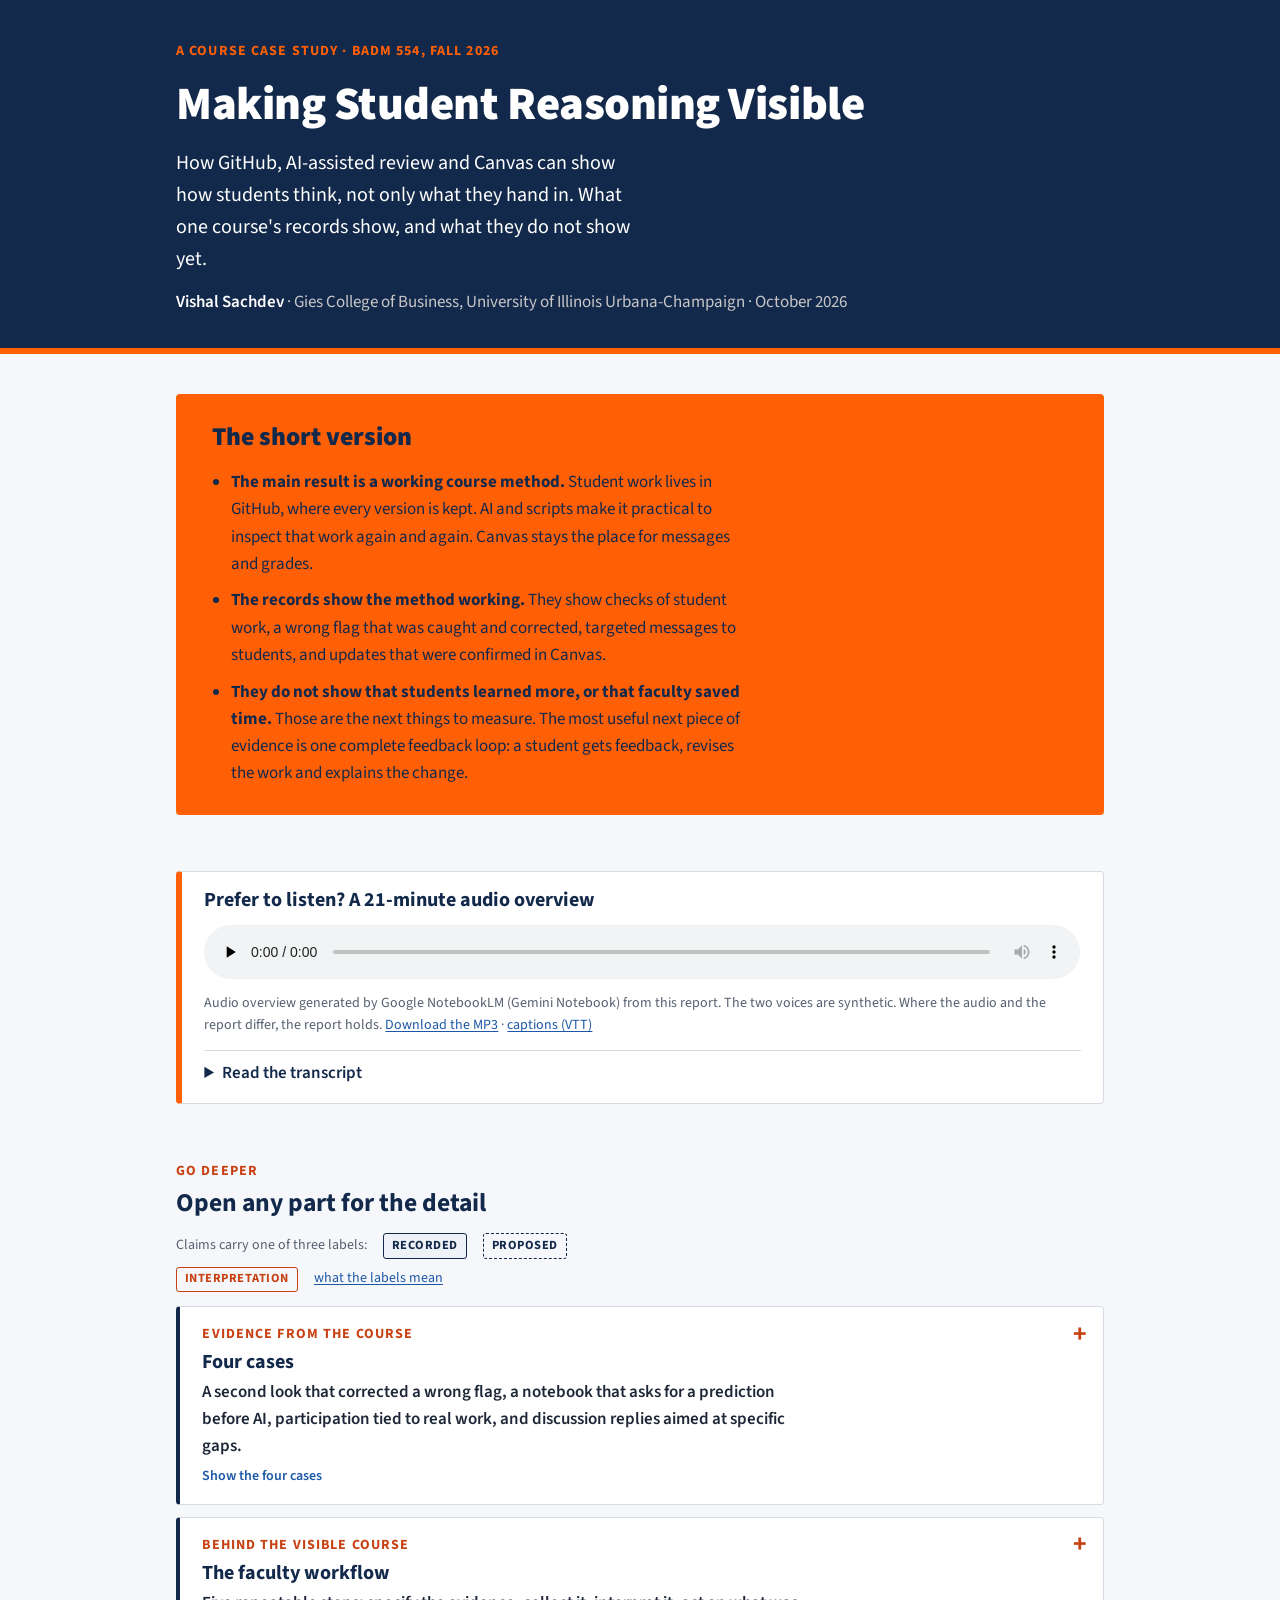
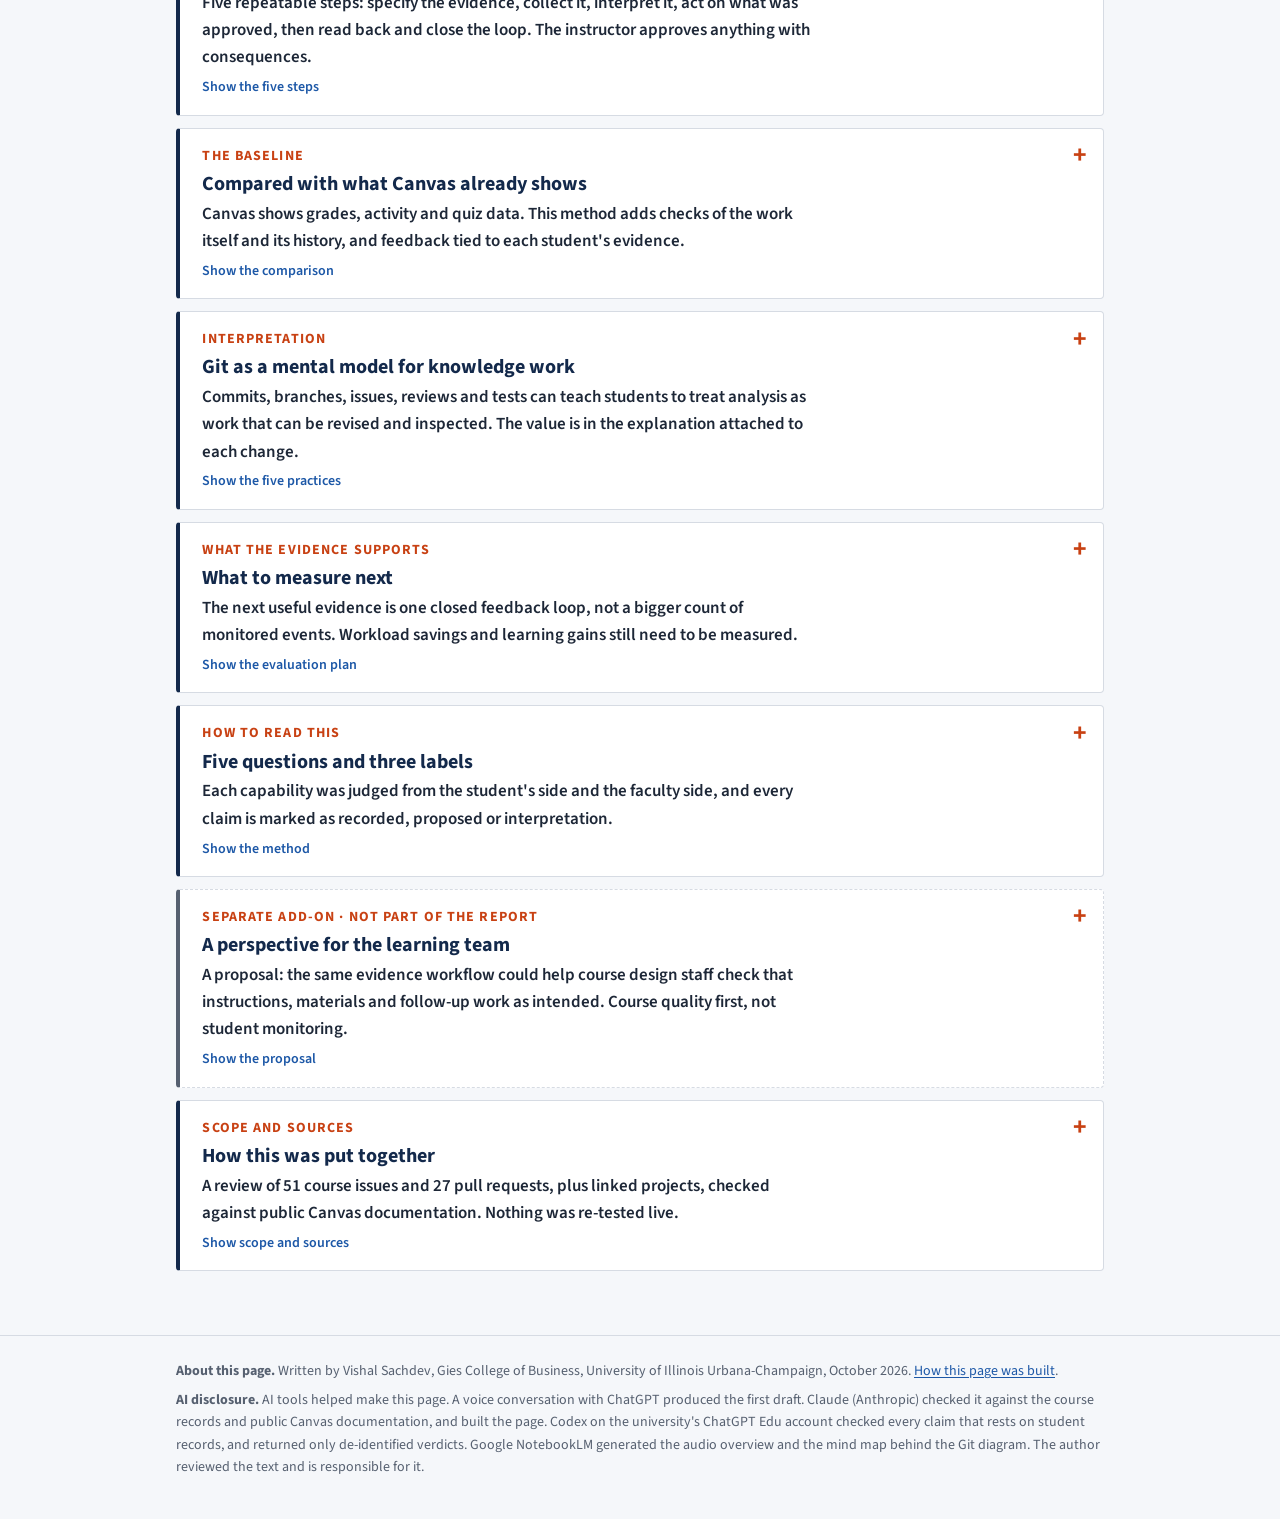
<file: docs/index.html>
<!doctype html>
<html lang="en">
<head>
<meta charset="utf-8">
<meta name="viewport" content="width=device-width, initial-scale=1">
<title>Making Student Reasoning Visible</title>
<meta name="description" content="How GitHub, AI-assisted review and Canvas can make student reasoning visible, what one graduate analytics course's records show, and what they do not show yet.">
<meta name="author" content="Vishal Sachdev">
<link rel="preconnect" href="https://fonts.googleapis.com">
<link rel="preconnect" href="https://fonts.gstatic.com" crossorigin>
<link rel="stylesheet" href="https://fonts.googleapis.com/css2?family=Source+Sans+3:ital,wght@0,400;0,600;0,700;0,900;1,400&display=swap">
<link rel="stylesheet" href="site.css">
</head>
<body>
<a class="skip" href="#main">Skip to content</a>

<header class="masthead">
  <div class="wrap">
    <p class="eyebrow">A course case study &middot; BADM 554, Fall 2026</p>
    <h1>Making Student Reasoning Visible</h1>
    <p class="dek">How GitHub, AI-assisted review and Canvas can show how students think, not only what they hand in. What one course's records show, and what they do not show yet.</p>
    <p class="byline">Vishal Sachdev <span>&middot; Gies College of Business, University of Illinois Urbana-Champaign &middot; October 2026</span></p>
  </div>
</header>

<main id="main">
  <div class="wrap">

    <section id="summary" class="bottom-line" aria-labelledby="bl-title">
      <h2 id="bl-title">The short version</h2>
      <ul>
        <li><strong>The main result is a working course method.</strong> Student work lives in GitHub, where every version is kept. AI and scripts make it practical to inspect that work again and again. Canvas stays the place for messages and grades.</li>
        <li><strong>The records show the method working.</strong> They show checks of student work, a wrong flag that was caught and corrected, targeted messages to students, and updates that were confirmed in Canvas.</li>
        <li><strong>They do not show that students learned more, or that faculty saved time.</strong> Those are the next things to measure. The most useful next piece of evidence is one complete feedback loop: a student gets feedback, revises the work and explains the change.</li>
      </ul>
    </section>

    <section id="listen" class="listen compact" aria-labelledby="listen-title">
      <h2 id="listen-title" style="font-size:var(--step-1)">Prefer to listen? A 21-minute audio overview</h2>
      <audio controls preload="none" src="assets/learning-visibility-audio.mp3">
        <track kind="captions" src="assets/learning-visibility-audio.vtt" srclang="en" label="English" default>
        <a href="assets/learning-visibility-audio.mp3">Download the audio overview (MP3, about 21 minutes, 13 MB)</a>
      </audio>
      <p class="credit">Audio overview generated by Google NotebookLM (Gemini Notebook) from this report. The two voices are synthetic. Where the audio and the report differ, the report holds. <a href="assets/learning-visibility-audio.mp3">Download the MP3</a> &middot; <a href="assets/learning-visibility-audio.vtt">captions (VTT)</a></p>
      <details>
        <summary>Read the transcript</summary>
        <p class="note">Machine transcript, made locally with Whisper. It may contain small recognition errors.</p>
        <div class="transcript">
            <p>You know, when you go out to a really truly high-end restaurant, you get this perfectly plated dish set down right in front of you. Right. It looks amazing. Yeah, exactly. You look at the presentation, you taste the final result, and you basically judge the entire meal based on that one static endpoint. But as the diner, you have absolutely</p>
            <p>no idea what actually happened back in the kitchen. You really don't. Right. Like, you don't know if the chef expertly layered those flavors over hours of careful prep, or if the kitchen was literally on fire, and they burned the first three attempts. And just hastily threw some garnish on a mediocre backup right before the buzzer.</p>
            <p>Exactly. You only see the final output. But if you're the head chef trying to train a culinary team, you cannot just look at the final plate. No. You need to see the process. Right. You need to see how they got there. And here at the Geese College of Business, a new course method is essentially putting a</p>
            <p>high-definition camera right into that kitchen. Which is exactly what we are looking at today in this deep dive. Yeah. So welcome to all of you tuning in, specifically the faculty and the learning team at Geese. We are unpacking a brand new reviewed report. It's actually dated today, October 25, 2026. And it focuses specifically on BADM 554.</p>
            <p>Right. And that applies to both the online and in-person sections, right? Yes, both sections. The whole goal of this deep dive is to explore how this course is making student reasoning completely visible. Using a very specific tech stack. Exactly. They are doing this using a combination of GitHub, AI assisted review, and Canvas. So to everyone listening, let's establish the ground truth of what you're about to hear.</p>
            <p>We are looking at a working course method. This is not, you know, some theoretical white paper or a distant future proposal. Student work currently lives in GitHub, where literally every single version and change is kept. Yeah, the history is all there. Right. And AI and custom scripts make it practical for you, the faculty, to inspect that work repeatedly. And Canvas remains exactly what it should be,</p>
            <p>which is the central hub for sending messages and posting final grades. Okay. Let's unpack this because there is a crucial caveat we need to lay on the table immediately. Oh, absolutely. We have to draw a very hard line between what these course records actually show and what they do not show. Right. What's the distinction? Well, the records absolutely prove that this method operates successfully on a technical level.</p>
            <p>I mean, the scripts run, the checks happen, flags are caught and messages are sent. Okay. But they do not yet show that students actually learned more. Wow. Okay. Yeah. And they certainly do not show that faculty save time. That is such an important distinction for anyone listening who, you know, grades these kinds of assignments. Exactly. Claiming that faculty are suddenly saving hours of time,</p>
            <p>or that students have experienced massive learning gains, that would just be entirely premature at this point. Way too early. Those are the outcomes that need to be measured next. Right. For now, we are keeping what was built completely separate from what it might eventually achieve. So to understand why BADM 554 adopted this completely new multi-layered technical stack, we have to look at the baseline. Yeah. The current state of things.</p>
            <p>Right. If you're a professor listening to this, you already know the utter dread of opening up 50 different Jupiter notebooks just to figure out where a single student went wrong on an analytics assignment. It's a nightmare. It really is. So what do instructors already have in Canvas? And why wasn't that quite enough for this very specific goal of making student reasoning visible? Well, I mean, Canvas is a fantastic learning management system. Right. It gives instructors</p>
            <p>real evidence about learning. Oh, for sure. It's perfectly designed for hosting process-focused assignments, tracking grades, logging submissions, showing page views, all of that. But it hits some structural limitations. Exactly. When you try to do the kind of deep iterative analysis we're talking about today, Canvas course analytics only refreshes every 24 hours. Right. And in a modern digital classroom, 24 hours is a massive lag.</p>
            <p>It's huge. And more importantly, it really struggles to capture student participation data that happens in external tools. Yeah. I mean, Canvas itself even warns that it's paid view data and quiz logs shouldn't be used to judge academic integrity. And that structural blindness to external work is what brings us to Git and GitHub. And we need to introduce this not just as like a software development tool for coders, but really as a</p>
            <p>foundational mental model for all knowledge work. I love that framing, because if traditional Canvas grading is inspecting that finished plated meal we talked about, Git is the camera in the kitchen. Exactly. When a student makes a commit in GitHub, they aren't just clicking save on a Word document. No, it's much more deliberate. Right. They are intentionally saving an important state of their project. So they can see exactly what changed from the step before.</p>
            <p>And then there's the concept of a branch. Right. Explain that for a second. In this mental model, a branch allows a student to keep alternative ideas totally separate. They become actual proposals to test rather than just, you know, random guesses that get overwritten and lost forever if they don't work out. So you could actually track a student's change of direction over time. Yes. And here's where it gets really interesting. Seeing that the text changed,</p>
            <p>which in Git is called a diff, isn't actually the magic part of this system. Wait, really? No, the diff just shows the mechanical alteration of the code or the text. The true benefit to the student and the actual window into learning for the faculty is the explanation attached to that change. Oh, I see. Yeah, because let's face the reality of education in 2026. An AI agent can easily write code or generate text so easily. Right. So claiming unaided work is incredibly tough to</p>
            <p>prove and enforce. Right. The MSBA I design principles actually treat AI as a thinking partner. Exactly. So a student's ability to explain why they accepted AI feedback or why they rejected it or why they changed their hypothesis midway through a project. That explanation is where the learning actually becomes visible. But wait, if we are tracking every single time a student hits safe or makes a commit, are we just begging them to spam the save button 100 times an hour so</p>
            <p>they look busy on a dashboard? That is a highly valid concern because it feels like this could easily devolve into like a surveillance game rather than an actual educational tool. Yeah. And the course audit explicitly warns about this exact risk commits absolutely do not measure effort and they do not measure quality. Okay, that's good to clarify. If a course rewards high commit counts, students will simply game the system to generate meaningless activity for the dashboard. Right.</p>
            <p>They're smart. Exactly. The goal of this stack is to teach honest version controlled professional practice. The system wants a few meaningful well explained checkpoints, not a barrage of empty saves just to look busy. Okay, so we have the good hub data and we have canvas for grades. But these two systems don't naturally talk to each other. No, they don't. So how are they actually connecting the dots without the professor doing like hours of manual data entry? The idea of</p>
            <p>looking at every meaningful commit from every student across multiple platforms sounds like a total recipe for drowning in data. It does. But the report outlines a highly repeatable five step sequence that manages this workflow. Okay, what's step one? Step one is to specify the evidence. The instructor turns the assignment into something inspectable by using very clear rubrics and starter files. Right. So both the students and the reviewing tools know exactly</p>
            <p>what to look for from the jump. Precisely. Okay, step one makes sense. But step two collecting all this work must be a logistical nightmare. If you have a hundred students in a section, it would be but that's where the automated scripts come in. Okay. Step two is collect and reconcile custom scripts gather all the repositories from GitHub and match them against the official course rosters. That's convenient. Very. It automatically filters out any staff</p>
            <p>commits or students who have dropped the course, just cleaning the data instantly. Nice. And step three step three is where it gets highly analytical. It's inspect and interpret. This is where the AI assisted review reads the code and the explanations in context. But wait, is the AI just making decisions on its own? No, and that's a vital bottleneck here. The human instructor checks any AI interpretation that has actual consequences for the student. Okay, that's a relief. Yeah, which leads to step</p>
            <p>four, approve and act. Once the human instructor reviews the AI's findings, they draft the targeted messages or great updates. Got it. And the final step. Step five is read back and close the loop. The system confirms the message was actually sent or the grade was officially updated in canvas. You know, I think we need a good analogy to understand how this tech stack powers those five steps without totally overwhelming the faculty. Let's hear it. Think of it like a highly efficient factory.</p>
            <p>The skills are the blueprints. You know, they define the reusable procedures for the assignment. Right. The scripts are the conveyor belts. They automatically move the assignments around collecting and delivering the work repeatedly. And the AI is the quality assurance inspector at the end of the line. It helps read the highly varied student work and draft the specific feedback based on the blueprints. I like that. But bringing that factory analogy together requires a very</p>
            <p>specific connection layer, which is canvas MCP. Right. Canvas MCP. This is an open source tool built by Vishal Sachdev. MCP stands for model context protocol. Okay, without getting too bogged down in the engineering, what does that actually do? Basically, MCP is essentially a standardized language that allows AI models to safely talk to external tools. So to be clear, this is not just some new analytics dashboard built into canvas by default. No, not at all. It's a specialized</p>
            <p>fridge that lets AI agents read from and write directly to canvas assignments, submissions, and discussions without the professor having to constantly copy and paste data between windows. Exactly. And what's fascinating here is that having this incredible connection layer doesn't mean the course just runs on autopilot. Right. An automated schedule is not proof of a reliable service. Yeah. The AI might do the heavy lifting of drafting the feedback and organizing the data,</p>
            <p>but human approval remains the absolutely vital bottleneck. Because the instructor is the one deciding if the assignment wording was confusing, rather than blindly accepting that a student just failed to grasp the concept. Exactly. So we have this factory built, the blueprints are drawn, and the caviar built are running. Let's look at the actual production line from fall 2026. Let's do it. The report provides four concrete cases of this exact workflow in action. And I</p>
            <p>really want to talk about what happens when things break, because that's the ultimate test of any automated system, right? Absolutely. What happens when the AI is the one making the mistake? Well, we actually saw this in module six, which was an online section. We can call this case the wrong flag. Okay, what happened? The AI did a first pass over 18 submitted student notebooks, and it flagged seven students for missing a required technical pipeline.</p>
            <p>Seven out of 18. Yeah. But a broader human recheck looked closer at the notebook cells, the attachments, and later commits. And what did they find? The human found that five were actually missing. One was partial and one was fully present. Wow. So the AI was dead wrong about one student. Completely wrong. And because the human was in the loop, Vishal judged that the submission instructions themselves were unclear. Right. So instead of a blanket penalty based on a faulty AI</p>
            <p>flag, six targeted Canvas messages went out, allowing penalty free resubmissions. Yep. I mean, this perfectly illustrates why AI cannot just auto grade these complex assignments. It desperately needs human supervision to spot its own blind spots. Totally. Now moving to module seven, we see how the system handles course logistics and scales independent thinking. Okay. This notebook asked students to make a prediction before using AI,</p>
            <p>and then write a comparison after using it. Okay. So a pre and post check. Right. And the automated scripts verified that 24 identical copies of this notebook structure were distributed to the correct GitHub folders. How did they verify that? They did this by verifying the file hash. Okay. Wait, a file hash? What is that practically? A file hash is essentially a unique digital fingerprint for a document. If even one single character changes, the fingerprint</p>
            <p>changes entirely. Oh, I see. So by checking the hash, the system mathematically proves that a student received the exact starting file. Exactly. And it successfully skips any students who had already dropped the course. Okay. But honestly, just because a student receives a structured folder doesn't mean they actually sat there and did the independent pre AI thinking. No, it doesn't. I mean, are we measuring actual learning here or just logistics? That is the exact critical</p>
            <p>lens we need to apply. The distribution of those files proves the structure arrived safely. It verifies the logistics of the course perfectly. But it does not prove that a genuine independent prediction occurred. Because proving the learning requires looking at the actual content of the commits. Exactly. Which brings us to the in person section dealing with participation. Case number three. Right. They made participation an actual</p>
            <p>inspectable checkpoint in the work rather than just, you know, tracking who raised a hand in a crowded lecture hall. Which is always so subjective anyway. Right. So students had to commit substantive text to their team repositories by a specific deadline. Okay. The automated audit checked all 19 team repositories out of 72 student results 61 were complete and 11 were incomplete. And those results were read back to canvas automatically. Yep. See, that saves the professor from having</p>
            <p>to manually open 19 different repositories tracked down 72 individual contributions and tally them up on a spreadsheet. It's a huge time saver for logistics. But again, this just shows an identifiable piece of work existed by the deadline. It's really just a binary check. Yeah, exactly. To approach the quality of the learning, we have to look at the online module eight discussion case. Oh, this one is fascinating. This is where we see the granular power of the AI inspector.</p>
            <p>Tell them what happened. An AI assisted review read 19 student discussion posts and drafted eight highly specific instructor replies. And when we say specific, we mean very specific. Right. I mean, the AI caught a subtle coding error called a bad data join. The student had merged two spreadsheets. The total row count looked perfectly fine. But the actual information inside the rows have been totally wiped out. Yeah. A human instructors giving 19 posts late at</p>
            <p>night might easily miss that. But the AI actually caught it. And once a minor posting failure was fixed, all eight of those approved, highly targeted replies went live in canvas. That's incredible. It is. If we connect this to the bigger picture, it shows the capability for highly personalized feedback at a massive scale. But we still have to be disciplined about our claims here. The records show the delivery of the feedback. They do not show if the students read that feedback, internalized</p>
            <p>it and revise their reasoning based on it, which naturally leads us to the next massive question, right? What do we measure next? Exactly. We've built this fantastic delivery mechanism for course materials and targeted critiques. But the missing link is observing one complete closed feedback loop. A closed loop looks exactly like this. The student submits their initial work. They receive the AI assisted feedback. They actually revise the work based on that feedback. And then crucially,</p>
            <p>they explain the reasoning behind their change in a new Git commit. Right. That entire cycle is what we need to measure in the next round of evaluations before anyone can declare total victory for student learning. And we also need to rigorously evaluate the impact on the faculty. Oh, for sure. Like did the effort actually go down? We have to measure the time spent setting up the scripts, managing the technical exceptions and repairing the workflow. And then compare that</p>
            <p>against the time it would take to just grade 72 assignments manually. Exactly. And we need to count the false positives to see how much we can truly trust the AI flags over a full semester. There's also the question of whether this version controlled professional practice actually carries over. What do you mean? Well, can a student use this same repository workflow on an unfamiliar task later in the program? Or do they just abandon it the second it isn't required for a grade?</p>
            <p>That's a great point. And the report also highlights some unfinished promises that need attention. Like what? Well, some tools are still just proposals or very early deployments. There's a plan for a combined activity dashboard, but it currently has severe limits regarding matching student identities across these different systems. Okay. There are video quiz players deployed, but having the tool turned on isn't the same as successfully interpreting the learning record.</p>
            <p>Right. And there is an SQL tutor called Taxi Crawler that actually has reports of failing to load entirely. This raises an important question about how we interpret data in a tech heavy stack. Exactly. The report is very firm on this. If the SQL tutor fails to load or a student hits a strict quota limit, that must never be interpreted by the analytics as student confusion or disengagement. Right. A service problem is a service problem. Yes. It is not a student failure. And the system</p>
            <p>must be smart enough to know the difference. Absolutely. So far, we've been talking entirely about student performance and faculty grading. But buried in these records is a totally separate optional proposal. And this is specifically targeted at you, the keys learning team. It's a really fascinating pivot. The proposal asks, what if we use this exact same workflow, not to evaluate the students, but to evaluate the course design itself?</p>
            <p>It's like using the AI as a structural inspector for the building rather than using it as a security guard to watch the tenants. Think back to the first case where the AI flagged seven students, but it turned out the submission instructions were genuinely unclear. The learning team could use this evidence to ask, are our instructions actually producing the intended work? Did the approved materials reach the right people? The report suggests starting very small, right?</p>
            <p>Yeah. Like a pilot programmer being just one weekly package, meaning the assignment, the rubric, the Jupiter notebook, and its placement in canvas. Just one. Yeah. You run the scripts before delivery to check that the rubric and the assignment agree that the links actually work and that the roster matches perfectly. And during delivery, the learning team can use these tools to separate out technical failures from incomplete student work, which is huge. It is. You can send reports of unclear</p>
            <p>instructions back to the faculty owner, all without ever changing the assessment rules or contacting the students directly. But before the learning team expands this, they really need to measure their own metrics. Oh, definitely. They need to track the time spent per weekly review compared to the old manual way, track the false flags generated by the AI inspector, and measure how long it actually takes to fix a confirmed course defect once the system finds it.</p>
            <p>And access and ownership must be strictly managed here. Good point. The learning team should use the absolute least amount of course access necessary to do the structural review and ensure all student records remain aggregated or students safe to protect their privacy. Right. Keep the focus entirely on course quality, not student monitoring. Exactly. So let's bring this all together. BADM 554 has successfully built and demonstrated a</p>
            <p>working method to connect GitHub's amazing process visibility with Canvas' traditional grading system. They really have. And they're powering this with AI and the Canvas model context protocol. We have concrete proof of successful delivery and highly targeted feedback at scale. We do. But the true test, the actual proof of learning gains and faculty time savings is still waiting on a full closed feedback loop evaluation. It is a massive step forward,</p>
            <p>but it is just the first step. The infrastructure is there. Now we have to watch the learning happen inside it. So what does this all mean? I want to leave you the geese faculty and learning team with one final thought to mull over. Okay. If AI makes generating the correct final answer practically instantaneous and this new GitHub integration makes this step by step process of getting there completely visible. Yeah. Does the traditional final deliverable even matter anymore?</p>
            <p>Oh, wow. If we go back to our restaurant analogy, if a robot can instantly replicate the beautifully plated meal, maybe the only thing of actual value left to assess in business education isn't the food itself. That's deep. Maybe in the very near future, we will only be assessing the student's version controlled history of how they defended their culinary decisions while the AI critiqued every move they made in the kitchen. That is the real paradigm shift. It really is.</p>
            <p>Well, until next time, keep diving deep.</p>
        </div>
      </details>
    </section>

    <section aria-labelledby="layers-title" style="gap:0.9rem">
      <div class="section-head">
        <p class="eyebrow">Go deeper</p>
        <h2 id="layers-title">Open any part for the detail</h2>
      </div>
      <div class="label-row note"><span>Claims carry one of three labels:</span><span class="chip">Recorded</span><span class="chip proposed">Proposed</span><span class="chip interp">Interpretation</span><a href="#method">what the labels mean</a></div>

      <div class="layers">

        <details class="layer" id="cases">
          <summary>
            <span class="eyebrow">Evidence from the course</span>
            <h2>Four cases</h2>
            <span class="takeaway">A second look that corrected a wrong flag, a notebook that asks for a prediction before AI, participation tied to real work, and discussion replies aimed at specific gaps.</span>
            <span class="more">Show the four cases</span>
          </summary>
          <div class="layer-body">
            <p class="note">Each case comes from a record in the private course repository: an issue thread where the instructor and AI tools logged what was checked, what was sent and how it was confirmed. The records are described here instead of linked, and no student is identified.</p>
            <div class="cases">

              <article class="case" aria-labelledby="case1">
                <div class="tags"><span class="chip">Recorded</span><span class="chip section-tag">Online &middot; Module 6</span></div>
                <h3 id="case1">A second look changed the diagnosis</h3>
                <p>A first automated pass over 18 submitted notebooks flagged 7 as missing the pipeline each student was supposed to build. A broader recheck looked at notebook cells, attachments, team members' folders and later commits. It confirmed most of the flags, found one pipeline partly done, and found that one flag was wrong. The instructor also judged that unclear submission instructions were part of the problem.</p>
                <details>
                  <summary>What the record shows, and what it does not</summary>
                  <dl>
                    <div><dt>What the record shows</dt><dd>Each affected student got a Canvas message. The wrong flag was corrected. Students got a chance to resubmit with no late penalty.</dd></div>
                    <div><dt class="not">What it does not show</dt><dd>Whether those students then revised their work successfully. This case supports diagnosis supervised by a person, not automatic grading from a first-pass check.</dd></div>
                  </dl>
                </details>
              </article>

              <article class="case" aria-labelledby="case2">
                <div class="tags"><span class="chip">Recorded</span><span class="chip section-tag">Online &middot; Module 7</span></div>
                <h3 id="case2">The notebook asks for the reasoning up front</h3>
                <p>The Module 7 notebook asks each student for a prediction made before using AI, then checks, a comparison after using AI, a note on what AI contributed, and a reflection. An earlier review caught mismatches between roster names and GitHub folders. The revised process kept each student's existing prediction work and left the folders of students who had dropped the course untouched.</p>
                <details>
                  <summary>What the record shows, and what it does not</summary>
                  <dl>
                    <div><dt>What the record shows</dt><dd>24 student copies were distributed and each was verified by its file hash. Every student gets the same structure, and copies reach the right person.</dd></div>
                    <div><dt class="not">What it does not show</dt><dd>That every student made a genuine independent prediction or a thoughtful comparison. Distribution is not evidence of the thinking.</dd></div>
                  </dl>
                </details>
              </article>

              <article class="case" aria-labelledby="case3">
                <div class="tags"><span class="chip">Recorded</span><span class="chip section-tag">In-person &middot; participation</span></div>
                <h3 id="case3">Participation became a checkpoint in the work</h3>
                <p>Participation credit came from substantive written work committed to the team repository by a set deadline. An audit checked all 19 team repositories, one result per student.</p>
                <details>
                  <summary>What the record shows, and what it does not</summary>
                  <dl>
                    <div><dt>What the record shows</dt><dd>Of 72 student results, 61 were complete and 11 incomplete. All were entered in Canvas and read back to confirm them. At that point the grades had not yet been posted to students.</dd></div>
                    <div><dt class="not">What it does not show</dt><dd>The quality of the learning. It shows that an identifiable piece of work existed by the deadline.</dd></div>
                  </dl>
                </details>
              </article>

              <article class="case" aria-labelledby="case4">
                <div class="tags"><span class="chip">Recorded</span><span class="chip section-tag">Online &middot; discussion</span></div>
                <h3 id="case4">Discussion review produced targeted replies</h3>
                <p>An AI-assisted reading of 19 discussion posts produced 8 proposed instructor replies. Each named a specific gap in the analysis, for example a join that keeps the row count right but loses the added data.</p>
                <details>
                  <summary>What the record shows, and what it does not</summary>
                  <dl>
                    <div><dt>What the record shows</dt><dd>All 8 approved replies were live once a posting failure was fixed and the thread was checked.</dd></div>
                    <div><dt class="not">What it does not show</dt><dd>Whether students' later reasoning or revisions changed.</dd></div>
                  </dl>
                </details>
              </article>

            </div>
          </div>
        </details>

        <details class="layer" id="workflow">
          <summary>
            <span class="eyebrow">Behind the visible course</span>
            <h2>The faculty workflow</h2>
            <span class="takeaway">Five repeatable steps: specify the evidence, collect it, interpret it, act on what was approved, then read back and close the loop. The instructor approves anything with consequences.</span>
            <span class="more">Show the five steps</span>
          </summary>
          <div class="layer-body">
            <div class="prose">
              <p>The hidden work is a repeated sequence: collect evidence, interpret it, decide, and confirm the follow-through. The sequence can be reused week to week, while the teaching criteria stay specific to each course. The steps below come from the course records, except the second half of step 5, which the records do not yet show consistently.</p>
            </div>
            <ol class="steps">
              <li><strong>Specify the evidence</strong><p>Turn the assignment into things that can be inspected: a prediction before AI, a required pipeline, a check with a stated blind spot, a checkpoint. A rubric and a starter file make the request clear to students and to the reviewing tools.</p></li>
              <li><strong>Collect and reconcile</strong><p>Scripts gather the work and its history. Matching against the roster separates active students from staff commits, alternate usernames and students who dropped. A failed read counts as unknown evidence, never as missing work.</p></li>
              <li><strong>Inspect and interpret</strong><p>Simple checks confirm files, timing and required sections. An AI-assisted review reads explanations and code in context. The instructor checks any interpretation with consequences, and may decide the assignment wording caused the gap, not the student.</p></li>
              <li><strong>Approve and act</strong><p>Draft targeted messages or grade updates, review the exceptions, and apply only what was approved. The Module 6 and Module 7 cases show instructor approval at this step, not an unattended process.</p></li>
              <li><strong>Read back and close the loop</strong><p>Confirm that the message, grade entry or content change exists. Then, in a later check, look at the student's response and revised work. The first confirmation shows the task was done. The second is what shows learning.</p></li>
            </ol>
            <div class="prose">
              <h3>What each component does</h3>
              <p><strong>Skills</strong> write down the reusable procedure and its safeguards. <strong>Scripts</strong> make collection, comparison and delivery repeatable. <strong>AI</strong> helps read varied student work and draft specific feedback. <strong>Canvas MCP</strong>, an open-source tool the author built, lets AI agents read from and write to Canvas, so this work connects to assignments, submissions, discussions and messages.<sup class="ref"><a href="#src-8">8</a></sup> It is a connection layer, not a new Canvas analytics feature.</p>
              <p>Two cautions. Not every step used Canvas MCP: the discussion replies were posted with a separate script. And having a tool does not mean the work runs unattended. The discussion record shows an approved batch, a failure partway through, renewed permission and a final check. The course's audit notes set out a schedule and a reusable skill, but a planned schedule is not proof of a reliable recurring service.</p>
            </div>
          </div>
        </details>

        <details class="layer" id="canvas">
          <summary>
            <span class="eyebrow">The baseline</span>
            <h2>Compared with what Canvas already shows</h2>
            <span class="takeaway">Canvas shows grades, activity and quiz data. This method adds checks of the work itself and its history, and feedback tied to each student's evidence.</span>
            <span class="more">Show the comparison</span>
          </summary>
          <div class="layer-body">
            <div class="prose">
              <p>Canvas already gives instructors real evidence about learning. The difference here is not that Canvas lacks reasoning evidence. Canvas can host process-focused assignments too. The difference is the link between a versioned workspace outside Canvas and a repeatable review and response that fits the course.</p>
            </div>
            <div class="table-scroll" role="region" aria-label="Canvas compared with the course method" tabindex="0">
              <table>
                <thead><tr><th scope="col">What Canvas shows an instructor</th><th scope="col">What this course method adds</th></tr></thead>
                <tbody>
                  <tr><td>Grades, submissions, discussion posts, page views and participation<sup class="ref"><a href="#src-2">2</a></sup></td><td>Cross-checks those records against notebook content, repository history and the course's own expectations.</td></tr>
                  <tr><td>Each student's access report: views, participation, last access<sup class="ref"><a href="#src-3">3</a></sup></td><td>Checks whether the work contains the required reasoning or working code, not only whether a page was opened.</td></tr>
                  <tr><td>Module progress, quiz responses and item analysis, outcomes, quiz logs<sup class="ref"><a href="#src-4">4</a></sup><sup class="ref"><a href="#src-5">5</a></sup><sup class="ref"><a href="#src-6">6</a></sup></td><td>Connects a prediction to a growing piece of analysis, its validation checks and the student's explanation for a revision.</td></tr>
                  <tr><td>Instructor messages and feedback</td><td>Drafts feedback tied to each student's evidence, sends approved messages in batches, and confirms what was written or sent.</td></tr>
                </tbody>
              </table>
            </div>
            <ul class="plain">
              <li>Canvas Course Analytics refreshes every 24 hours, and it does not support student participation data from external tools.<sup class="ref"><a href="#src-2">2</a></sup></li>
              <li>Canvas says page view data and quiz logs should not be used to judge academic integrity.<sup class="ref"><a href="#src-6">6</a></sup></li>
              <li>Canvas Live Events can feed custom analytics, but an institution administrator has to set them up with a separate data service. They are not part of an instructor's everyday tools.<sup class="ref"><a href="#src-7">7</a></sup></li>
              <li>Which reports an instructor sees depends on permissions and on how the institution has configured Canvas.</li>
            </ul>
            <div class="prose">
              <h3>Where the criteria come from</h3>
              <p>The design principles of the Gies online Master of Science in Business Analytics treat AI as a thinking partner and productivity aid, and ask students to form their own hypotheses, critique and reflect before and after using it. The program's assessment strategy recommends a few natural and reflective records of the work process, such as revisions, debugging notes and AI attribution logs. It also recommends a rubric dimension for the learning trajectory that rewards reasoned changes of direction and recovery from errors. These are recommendations. They should not be read as already in place in every course.<sup class="ref"><a href="#src-1">1</a></sup></p>
              <p>The program's GitHub strategy goes further. It proposes version-controlled professional practice as a program learning outcome: working incrementally, collaborating, evaluating what AI contributed and presenting evidence. Program leadership has not yet decided on that proposal. BADM 554 can illustrate it, but does not show program-wide adoption.</p>
            </div>
          </div>
        </details>

        <details class="layer" id="git">
          <summary>
            <span class="eyebrow">Interpretation</span>
            <h2>Git as a mental model for knowledge work</h2>
            <span class="takeaway">Commits, branches, issues, reviews and tests can teach students to treat analysis as work that can be revised and inspected. The value is in the explanation attached to each change.</span>
            <span class="more">Show the five practices</span>
          </summary>
          <div class="layer-body">
            <div class="prose">
              <p><span class="chip interp">Interpretation</span> This is an educational reading of the course design, supported by the proposed program outcome and by the prediction-and-revision designs in BADM 554. It does not claim that a commit history shows what a student was thinking.</p>
            </div>
            <figure class="gitmap" aria-labelledby="gitmap-cap">
              <p class="hub" id="gitmap-cap">Git practices as mental models for analysis<span>Five practices, each with the habit it can teach</span></p>
              <ul class="branches">
                <li class="branch"><h3>Commits and diffs</h3><p class="model">Save an important state and see what changed.</p><ul><li>Link a correction to its specific reason.</li><li>Avoid remembering only the polished result.</li></ul></li>
                <li class="branch"><h3>Branches</h3><p class="model">Keep alternative approaches apart.</p><ul><li>Compare different options during the analysis.</li><li>Test proposals instead of overwriting guesses.</li></ul></li>
                <li class="branch"><h3>Issues</h3><p class="model">State the problem, the evidence and the uncertainty.</p><ul><li>Define clearly what "done" means.</li><li>Make a precise question part of the analysis.</li></ul></li>
                <li class="branch"><h3>Pull requests and review</h3><p class="model">Offer a change with a reason.</p><ul><li>Let someone challenge the proposed work.</li><li>Explain which feedback was accepted, rejected or deferred.</li></ul></li>
                <li class="branch"><h3>Tests and reproducible work</h3><p class="model">Make analytical claims checkable.</p><ul><li>Let a teammate or an AI agent rerun a check.</li><li>Find exactly where an explanation fails.</li></ul></li>
              </ul>
            </figure>
            <p class="note">Redrawn from a mind map that Google NotebookLM generated from this report. A sixth practice, readable history, sits under all five: leave enough context for another person or AI agent to continue the work without reconstructing every decision.</p>
            <div class="prose">
              <p><strong>The benefit comes from the explanation attached to the change.</strong> A useful window into learning joins a first claim, a test or critique, a changed piece of work and the student's own explanation. A diff alone shows that text changed. It does not show why, who understood it, or whether AI wrote it. The program's GitHub strategy itself names always-on AI code completion as a problem for any claim of unaided work.</p>
              <p><strong>Students should be able to understand and challenge the record.</strong> Tell them which evidence is collected and why. Let them correct identity matches and point to valid work done elsewhere. Use a few meaningful checkpoints instead of rewarding commit counts. The course's own audit notes warn that commits do not measure effort or quality, that alternate usernames and paired work make attribution hard, and that work done in Word or SharePoint may never reach GitHub. Students should learn to document their work honestly, not to generate activity for a dashboard.</p>
              <p>Evidence can stay private and still be reviewed by authorized faculty and tools. In BADM 554, team repositories are private for the term. Making student work private by default across the whole program, with publication to a portfolio as the student's own choice, is still a proposal.</p>
            </div>
          </div>
        </details>

        <details class="layer" id="next">
          <summary>
            <span class="eyebrow">What the evidence supports</span>
            <h2>What to measure next</h2>
            <span class="takeaway">The next useful evidence is one closed feedback loop, not a bigger count of monitored events. Workload savings and learning gains still need to be measured.</span>
            <span class="more">Show the evaluation plan</span>
          </summary>
          <div class="layer-body">
            <div class="callout"><p>Established: checkpoints based on actual student work, inspection results that were corrected when wrong, distribution matched to the roster, feedback specific to the content, and confirmation in Canvas.</p></div>
            <div class="prose">
              <p>Together these show a practical way to review student work in detail without opening every screen by hand. The records do not count the time spent building, checking or repairing the workflow, so a lighter faculty workload is still a claim to test.</p>
              <h3>Promising but not finished</h3>
            </div>
            <ul class="plain">
              <li><span class="chip proposed">Proposed</span> A combined activity dashboard is a plan, not a working early-warning system. The plan itself records limits: matching identities across systems, no per-student video reporting, and restricted time-on-page data.</li>
              <li><span class="chip">Recorded</span> Seven video quiz players were deployed, but the record keeps deployment separate from reading each student's quiz results. Having the tool in place is not the same as having an interpreted learning record.</li>
              <li><span class="chip proposed">Proposed</span> The SQL tutor project has a request for query history<sup class="ref"><a href="#src-10">10</a></sup> and a report of tutor failures.<sup class="ref"><a href="#src-9">9</a></sup> A requested feature is not working telemetry, and failed tutor calls or used-up quota must never be read as student confusion or disengagement.</li>
            </ul>
            <div class="prose"><h3>A proportionate evaluation for the next round</h3></div>
            <div class="table-scroll" role="region" aria-label="Evaluation questions and evidence" tabindex="0">
              <table>
                <thead><tr><th scope="col">Question</th><th scope="col">Evidence that would answer it</th></tr></thead>
                <tbody>
                  <tr><td>Did feedback change the student's work?</td><td>Link the first version, the feedback and the later revision, and ask the student to explain the change and the reasoning behind it.</td></tr>
                  <tr><td>Did faculty effort go down?</td><td>Record setup, review, exceptions and repair time as well as delivery time. Compare the same task done by hand and with assistance.</td></tr>
                  <tr><td>Can the flags be trusted?</td><td>With a sample checked by a person, count false flags, missed cases, identity corrections and work that could not be read.</td></tr>
                  <tr><td>Did the professional practice carry over?</td><td>Ask students to explain and use their history, review process and validation decisions on a later or unfamiliar task.</td></tr>
                </tbody>
              </table>
            </div>
            <div class="prose">
              <p>Use the current cases to describe how the course teaches and operates. Save claims about better learning, lower workload or program-wide impact for an evaluation that observes them.</p>
            </div>
          </div>
        </details>

        <details class="layer" id="method">
          <summary>
            <span class="eyebrow">How to read this</span>
            <h2>Five questions and three labels</h2>
            <span class="takeaway">Each capability was judged from the student's side and the faculty side, and every claim is marked as recorded, proposed or interpretation.</span>
            <span class="more">Show the method</span>
          </summary>
          <div class="layer-body">
            <div class="prose">
              <p>Each capability was judged with five linked questions, from both the student's side and the faculty member's side, and then compared with what an instructor can already see in Canvas. The questions follow the design principles of the Gies online Master of Science in Business Analytics: independent thinking, critical use of AI, a few selected records of the work process, and feedback followed by revision.<sup class="ref"><a href="#src-1">1</a></sup></p>
            </div>
            <ol class="questions">
              <li><strong>Teaching purpose</strong><span>What should the student practice, and what decision would better evidence help faculty make? Start with reasoning, checking or collaboration, not with whatever metric is available.</span></li>
              <li><strong>Visible reasoning</strong><span>Which piece of work shows the student's process: a first prediction, a revision, a test, an explanation, a response to critique? Activity is not the same as understanding.</span></li>
              <li><strong>AI-supported faculty work</strong><span>How do reusable skills, scripts and AI help collect and compare the evidence? Where does the instructor judge, approve and handle exceptions?</span></li>
              <li><strong>Feedback and revision</strong><span>What does the student receive and what can they change? A sent message proves delivery, not that the student read it or acted on it.</span></li>
              <li><strong>Shown benefit</strong><span>What actually happened for students and faculty? Keep what was done apart from what it might achieve.</span></li>
            </ol>
            <div class="labels">
              <div class="label-row"><span class="chip">Recorded</span><span>A course record documents the action or its result. It was not re-tested live for this report.</span></div>
              <div class="label-row"><span class="chip proposed">Proposed</span><span>A design or intended function, not yet in use.</span></div>
              <div class="label-row"><span class="chip interp">Interpretation</span><span>A likely benefit for learning or workload that still needs to be measured.</span></div>
            </div>
          </div>
        </details>

        <details class="layer addon-layer" id="learning-team">
          <summary>
            <span class="eyebrow">Separate add-on &middot; not part of the report</span>
            <h2>A perspective for the learning team</h2>
            <span class="takeaway">A proposal: the same evidence workflow could help course design staff check that instructions, materials and follow-up work as intended. Course quality first, not student monitoring.</span>
            <span class="more">Show the proposal</span>
          </summary>
          <div class="layer-body">
            <div class="addon-head">
              <p>This is a proposal based on the same course records. It does not claim these staff workflows exist, that roles have changed, or that a pilot has been approved.</p>
            </div>
            <div class="prose">
              <p>The same evidence workflow could help the learning team, the staff who support course design and delivery, check how courses are built and run. The focus would be the course, not individual students.</p>
            </div>
            <div class="table-scroll" role="region" aria-label="Staff questions and possible actions" tabindex="0">
              <table>
                <thead><tr><th scope="col">Staff question</th><th scope="col">Evidence and possible action</th></tr></thead>
                <tbody>
                  <tr><td>Are the instructions producing the intended work?</td><td>Compare the brief, the starter file and the structure of what students submit. In Module 6, an unclear submission expectation and a wrong flag showed up. That argues for a design review before treating students as non-compliant.</td></tr>
                  <tr><td>Did the approved materials reach the right people?</td><td>Check roster matching, file versions and publication records. The Module 7 distribution caught identity mismatches before delivery and verified 24 student copies.</td></tr>
                  <tr><td>Are interventions actually complete?</td><td>Track approval, send result and confirmation separately. The discussion reply script stopped partway through, so a closed task should record the recovery too.</td></tr>
                  <tr><td>Is a tool failure distorting the activity data?</td><td>Separate access, sign-in, runtime and quota problems from student difficulty. The tutor failure report is a service problem until a reliable retest says otherwise.</td></tr>
                </tbody>
              </table>
            </div>
            <div class="prose">
              <p>With the right permissions, Canvas MCP could let staff and AI agents work from course evidence without rebuilding it by hand across screens. Its documented tools cover course structure, assignments and discussions, plus content quality and accessibility checks.<sup class="ref"><a href="#src-8">8</a></sup> Running a scanner or a course quality check is not accessibility certification, and it does not prove a course is ready to publish. The program's assessment principles should still decide what is collected. Staff can help make evidence expectations clear and consistent, while faculty keep the decisions about the learning task, its interpretation and its assessment.</p>
              <p><strong>Start with course quality, not student monitoring.</strong> A small pilot could look at one weekly package: the assignment, rubric, notebook, Canvas placement and follow-up record. Its output would be a short list of exceptions, each linked to the exact version inspected.</p>
            </div>
            <div class="phases">
              <div class="phase"><h4>Before release</h4><p>Check that the assignment and rubric agree, required files exist, links work, students' original prediction work will be kept, and the roster matching sends nothing to the wrong place. Do a dry run before distributing.</p></div>
              <div class="phase"><h4>During delivery</h4><p>Separate evidence that could not be reached from work that is incomplete. Send unclear instructions to the faculty owner and technical failures to the delivery owner. Prepare suggestions or drafts without changing assessment rules or contacting students.</p></div>
              <div class="phase"><h4>After delivery</h4><p>Confirm publication or delivery in the system of record. Sample feedback and revisions to find recurring design problems. Record what should change next time and the evidence for it.</p></div>
            </div>
            <div class="prose"><h3>Measure before expanding</h3></div>
            <ul class="plain">
              <li>Time per weekly review, including preparation, corrections and failures, compared with the current process.</li>
              <li>False flags and missed defects, with the reason: identity mismatch, unreachable source or unclear instruction.</li>
              <li>Time from a confirmed course defect to its fix, and whether affected students got a clear remedy.</li>
              <li>Whether the exception list helps faculty act without adding documentation work for students.</li>
            </ul>
            <div class="prose">
              <p><strong>Access and ownership.</strong> Use the least course access the work needs. Keep identifiable records inside the authorized staff group, and share only aggregate or student-safe summaries. Name who reviews exceptions and who approves changes with consequences. The course's audit notes already warn about staff accounts, alternate usernames and work done off the platform; those safeguards should travel with any reusable skill.</p>
            </div>
          </div>
        </details>

        <details class="layer" id="sources">
          <summary>
            <span class="eyebrow">Scope and sources</span>
            <h2>How this was put together</h2>
            <span class="takeaway">A review of 51 course issues and 27 pull requests, plus linked projects, checked against public Canvas documentation. Nothing was re-tested live.</span>
            <span class="more">Show scope and sources</span>
          </summary>
          <div class="layer-body">
            <div class="prose">
              <p>The review screened every issue in the BADM 554 course repository (51 issues, 13 open and 38 closed, plus 27 pull requests) and read the full discussion on 12 of them. It also looked at linked work: 33 issues in the SQL tutor (Taxi Crawler) project and 25 in the course textbook. The teaching assistant and content repositories were not reviewed. These are counts of records reviewed, not of interventions or students. The report picks the cases most relevant to learning visibility rather than listing every administrative issue.</p>
              <p>Nothing here was re-checked against live Canvas data, student repositories, runtime logs or an outcome dataset. Closing an issue does not prove deployment or learning. No identifiable student information appears in this report. The course repository and the program's design documents are not public, so they are described rather than linked. <a href="process.html">How this page was built</a> explains the process and the privacy safeguards.</p>
            </div>
            <ol class="sources">
              <li id="src-1">Gies online MS in Business Analytics: design principles, assessment strategy and GitHub strategy. Internal program documents. <span class="access">not public</span></li>
              <li id="src-2"><a href="https://community.instructure.com/en/kb/articles/660626-how-do-i-view-course-analytics-for-a-student-in-a-course">Canvas: Course Analytics for a student</a> <span class="access">public</span></li>
              <li id="src-3"><a href="https://community.instructure.com/en/kb/articles/660982-how-do-i-view-the-course-access-report-for-an-individual-user">Canvas: course access report</a> <span class="access">public</span></li>
              <li id="src-4"><a href="https://community.instructure.com/en/kb/articles/660912-how-do-i-use-modules-to-view-the-progress-of-students-in-a-course">Canvas: module progress</a> <span class="access">public</span></li>
              <li id="src-5"><a href="https://community.instructure.com/en/kb/articles/661090-how-do-i-view-reports-for-a-quiz-in-new-quizzes">Canvas: New Quizzes reports</a> <span class="access">public</span></li>
              <li id="src-6"><a href="https://community.instructure.com/en/kb/articles/661037-how-do-i-view-a-quiz-log-for-a-student">Canvas: quiz logs and their limits</a> <span class="access">public</span></li>
              <li id="src-7"><a href="https://community.instructure.com/en/kb/articles/661441-how-do-i-subscribe-to-live-events-using-canvas-data-services">Canvas: Live Events through Canvas Data Services</a> <span class="access">public</span></li>
              <li id="src-8"><a href="https://github.com/vishalsachdev/canvas-mcp/blob/main/README.md">Canvas MCP tools and workflow skills</a> <span class="access">public</span></li>
              <li id="src-9"><a href="https://github.com/Business-Analytics-at-Gies/badm554-taxi-crawler/issues/33">SQL tutor issue 33: tutor failure report</a> <span class="access">public</span></li>
              <li id="src-10"><a href="https://github.com/Business-Analytics-at-Gies/badm554-taxi-crawler/issues/8">SQL tutor issue 8: query history request</a> <span class="access">public</span></li>
              <li>BADM 554 course records: issue threads for the Module 6 check, the Module 7 notebook distribution, the in-person participation checkpoint, the discussion replies, the pre-AI prediction design decision and the video quiz rollout; the online and in-person repository audit notes; the dashboard plan. Private course repository. <span class="access">not public</span></li>
            </ol>
          </div>
        </details>

      </div>
    </section>

  </div>
</main>

<footer class="colophon">
  <div class="wrap">
    <p><strong>About this page.</strong> Written by Vishal Sachdev, Gies College of Business, University of Illinois Urbana-Champaign, October 2026. <a href="process.html">How this page was built</a>.</p>
    <p><strong>AI disclosure.</strong> AI tools helped make this page. A voice conversation with ChatGPT produced the first draft. Claude (Anthropic) checked it against the course records and public Canvas documentation, and built the page. Codex on the university's ChatGPT Edu account checked every claim that rests on student records, and returned only de-identified verdicts. Google NotebookLM generated the audio overview and the mind map behind the Git diagram. The author reviewed the text and is responsible for it.</p>
  </div>
</footer>

<script>
/* Progressive enhancement only: open a collapsed section when a link or URL points into it. The page works fully without this. */
(function () {
  function openTarget() {
    var id = decodeURIComponent(location.hash.slice(1));
    if (!id) return;
    var el = document.getElementById(id);
    if (!el) return;
    for (var d = el; d; d = d.parentElement) { if (d.tagName === "DETAILS") d.open = true; }
    el.scrollIntoView();
  }
  window.addEventListener("hashchange", openTarget);
  openTarget();
})();
</script>
</body>
</html>
</file>
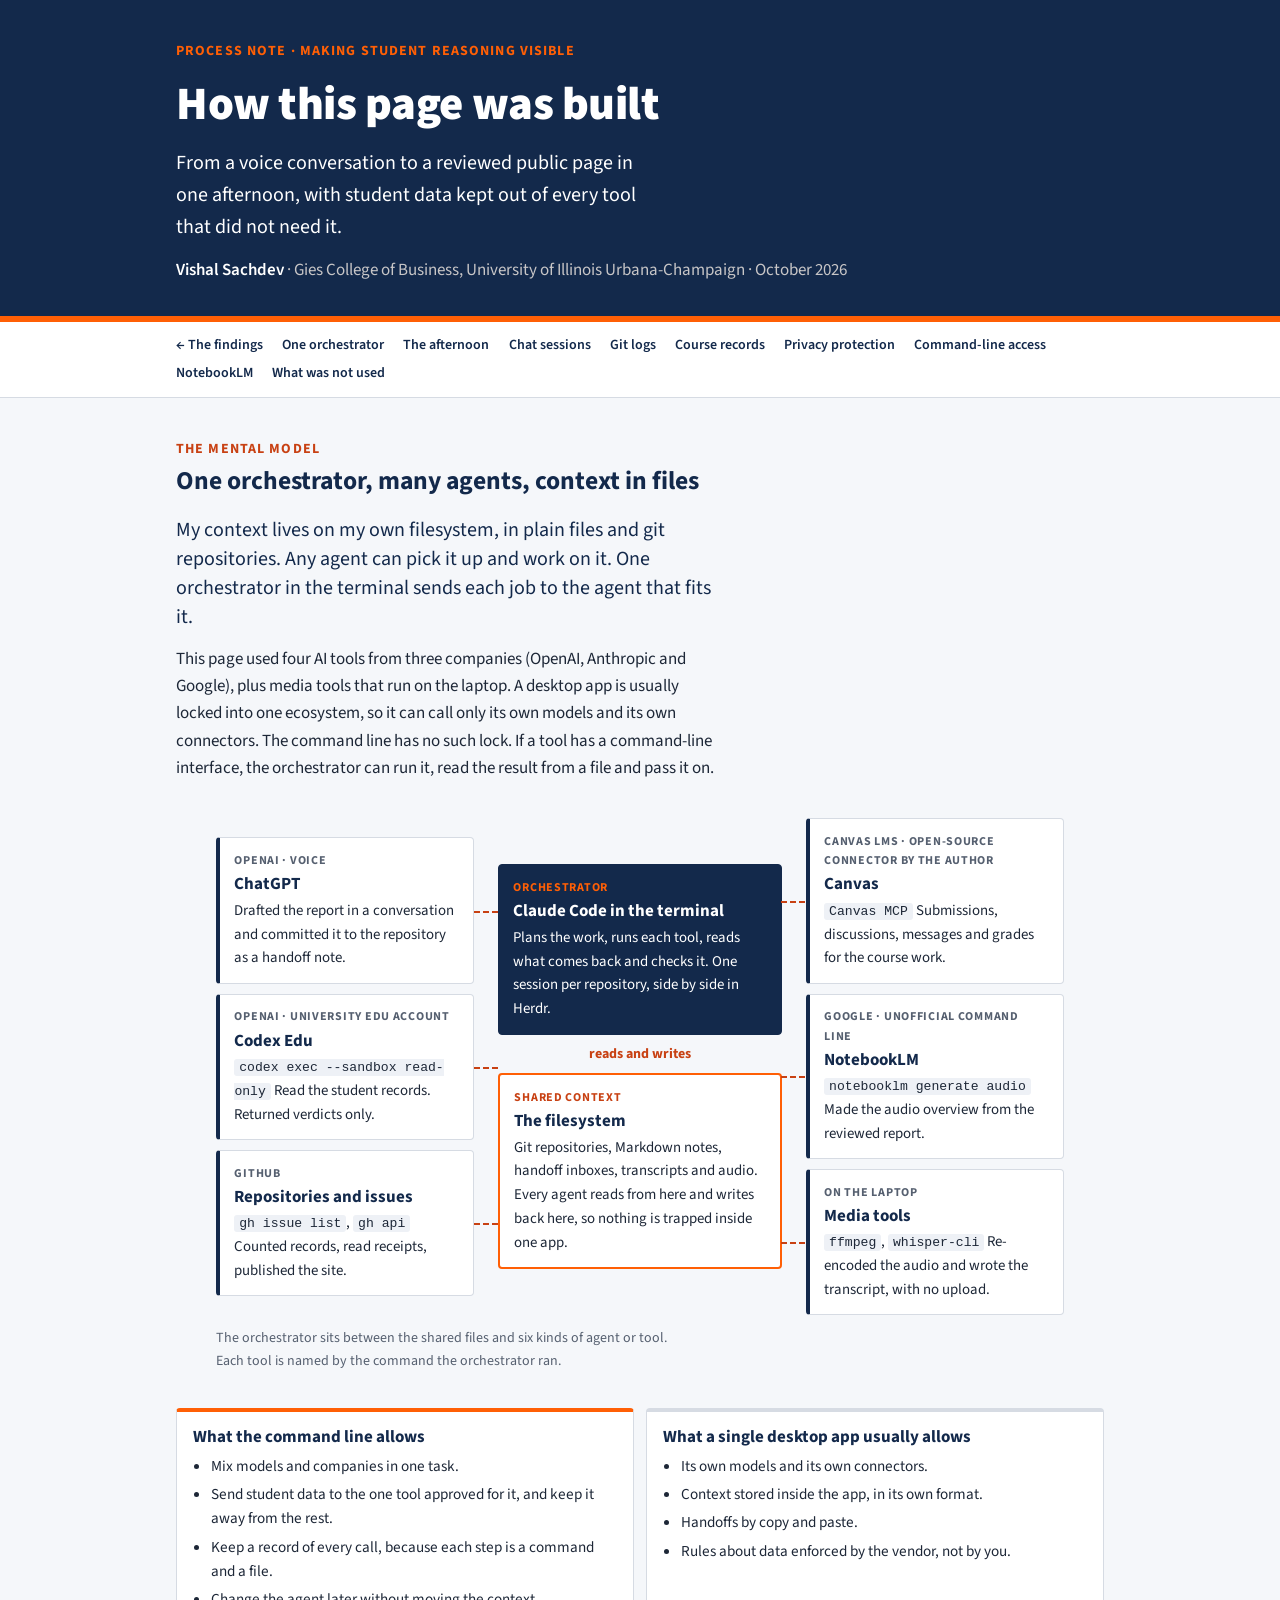
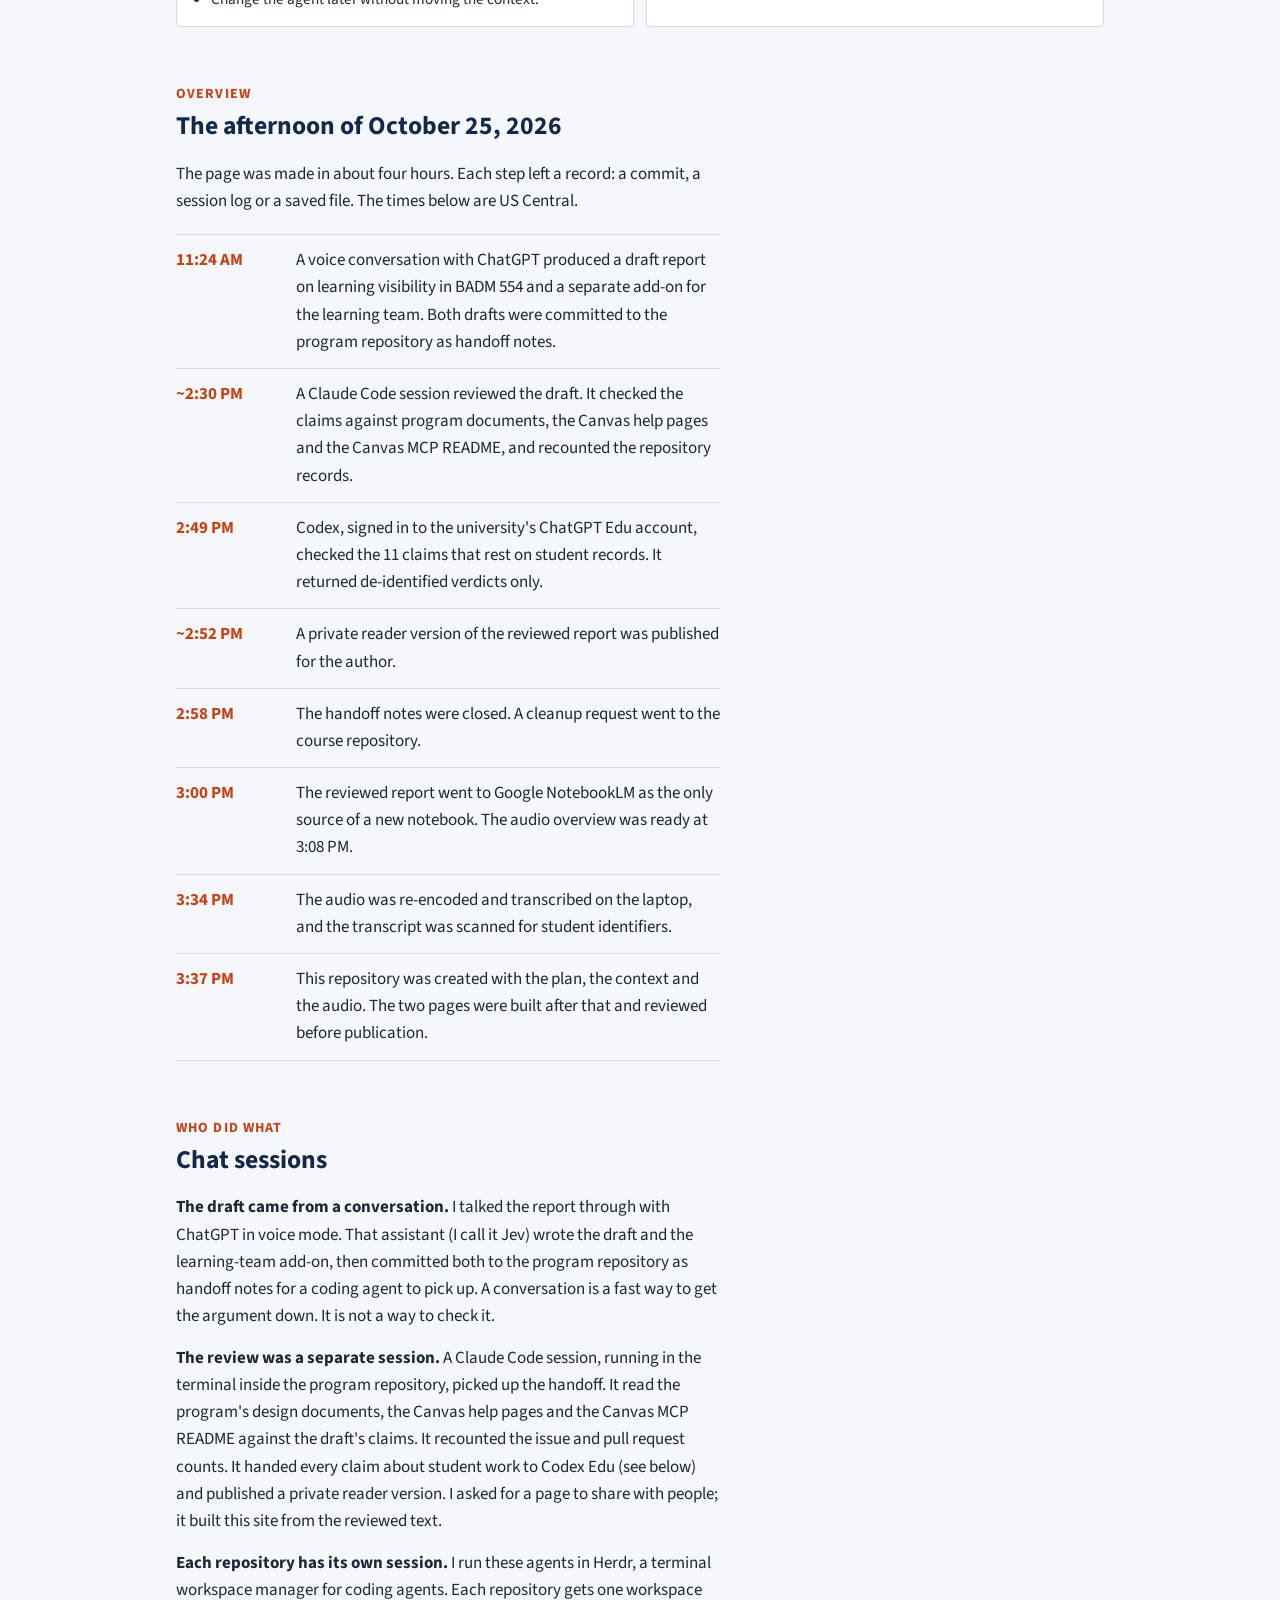
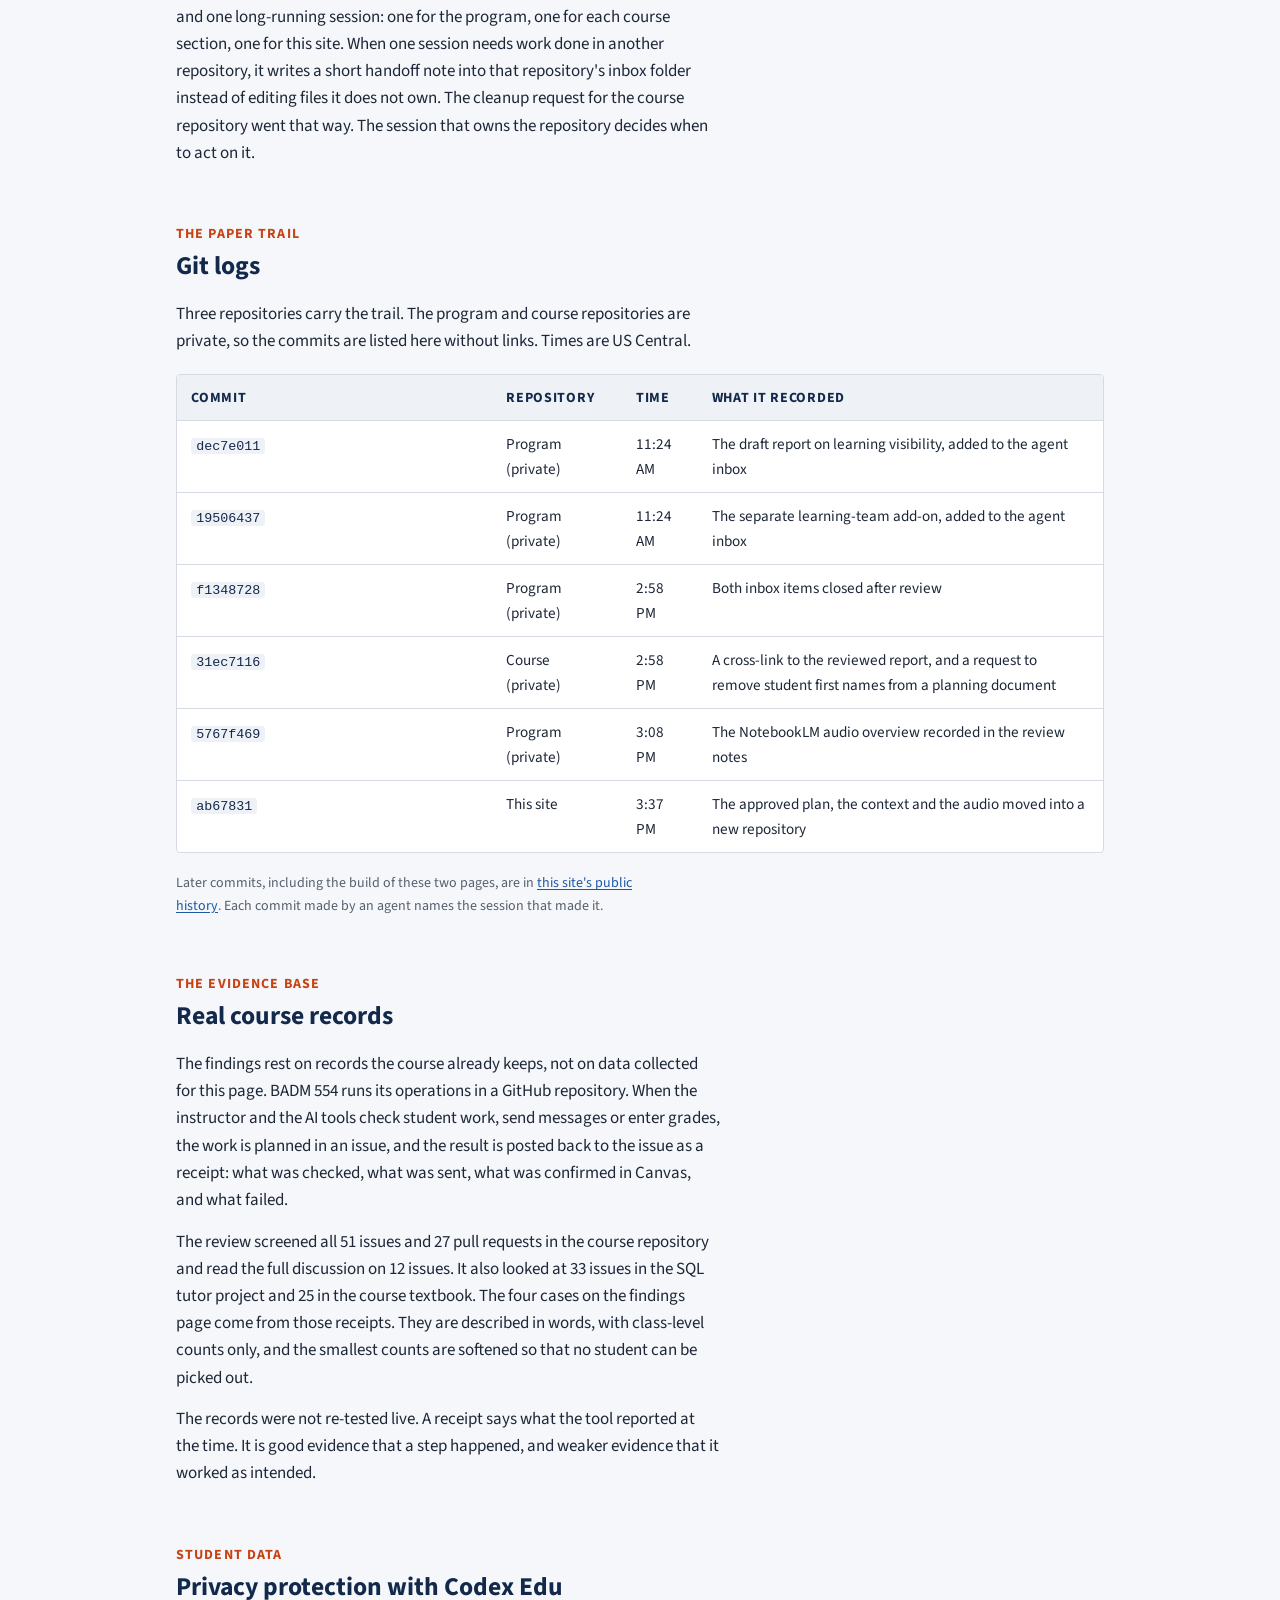
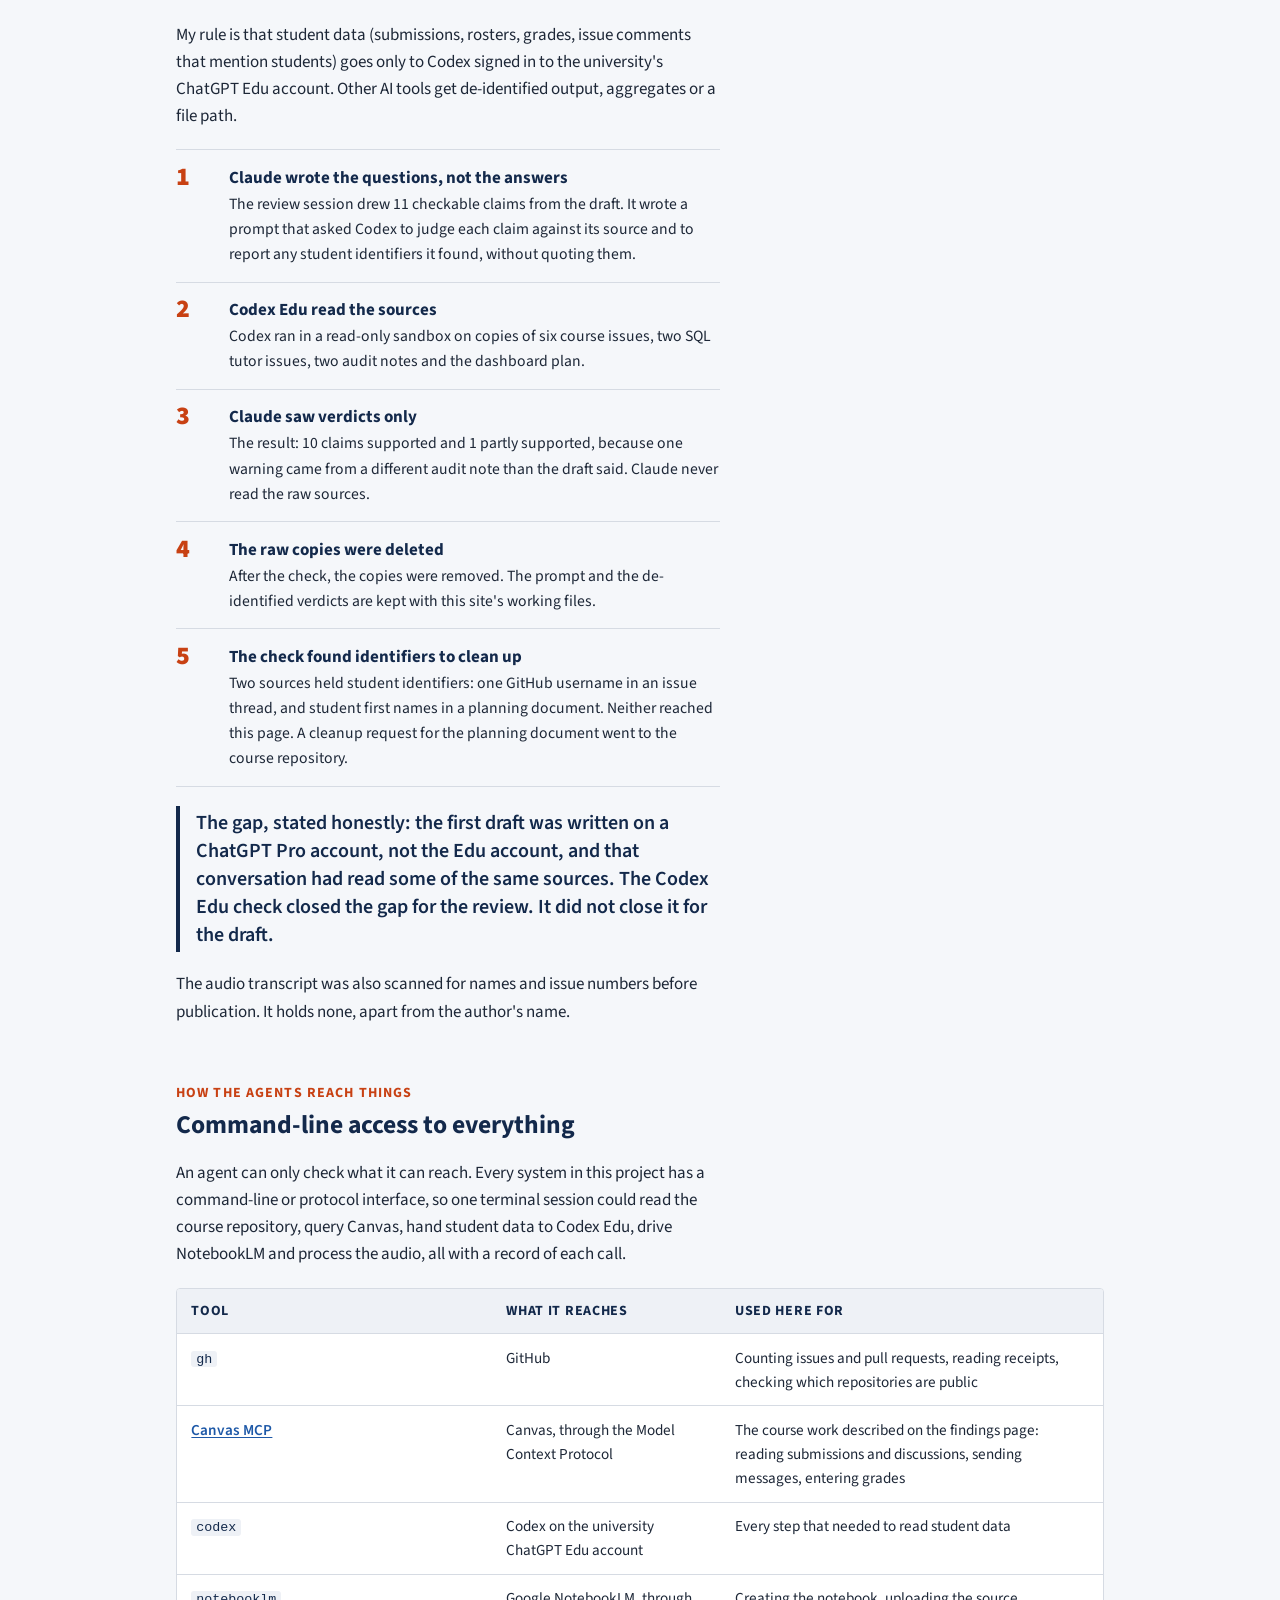
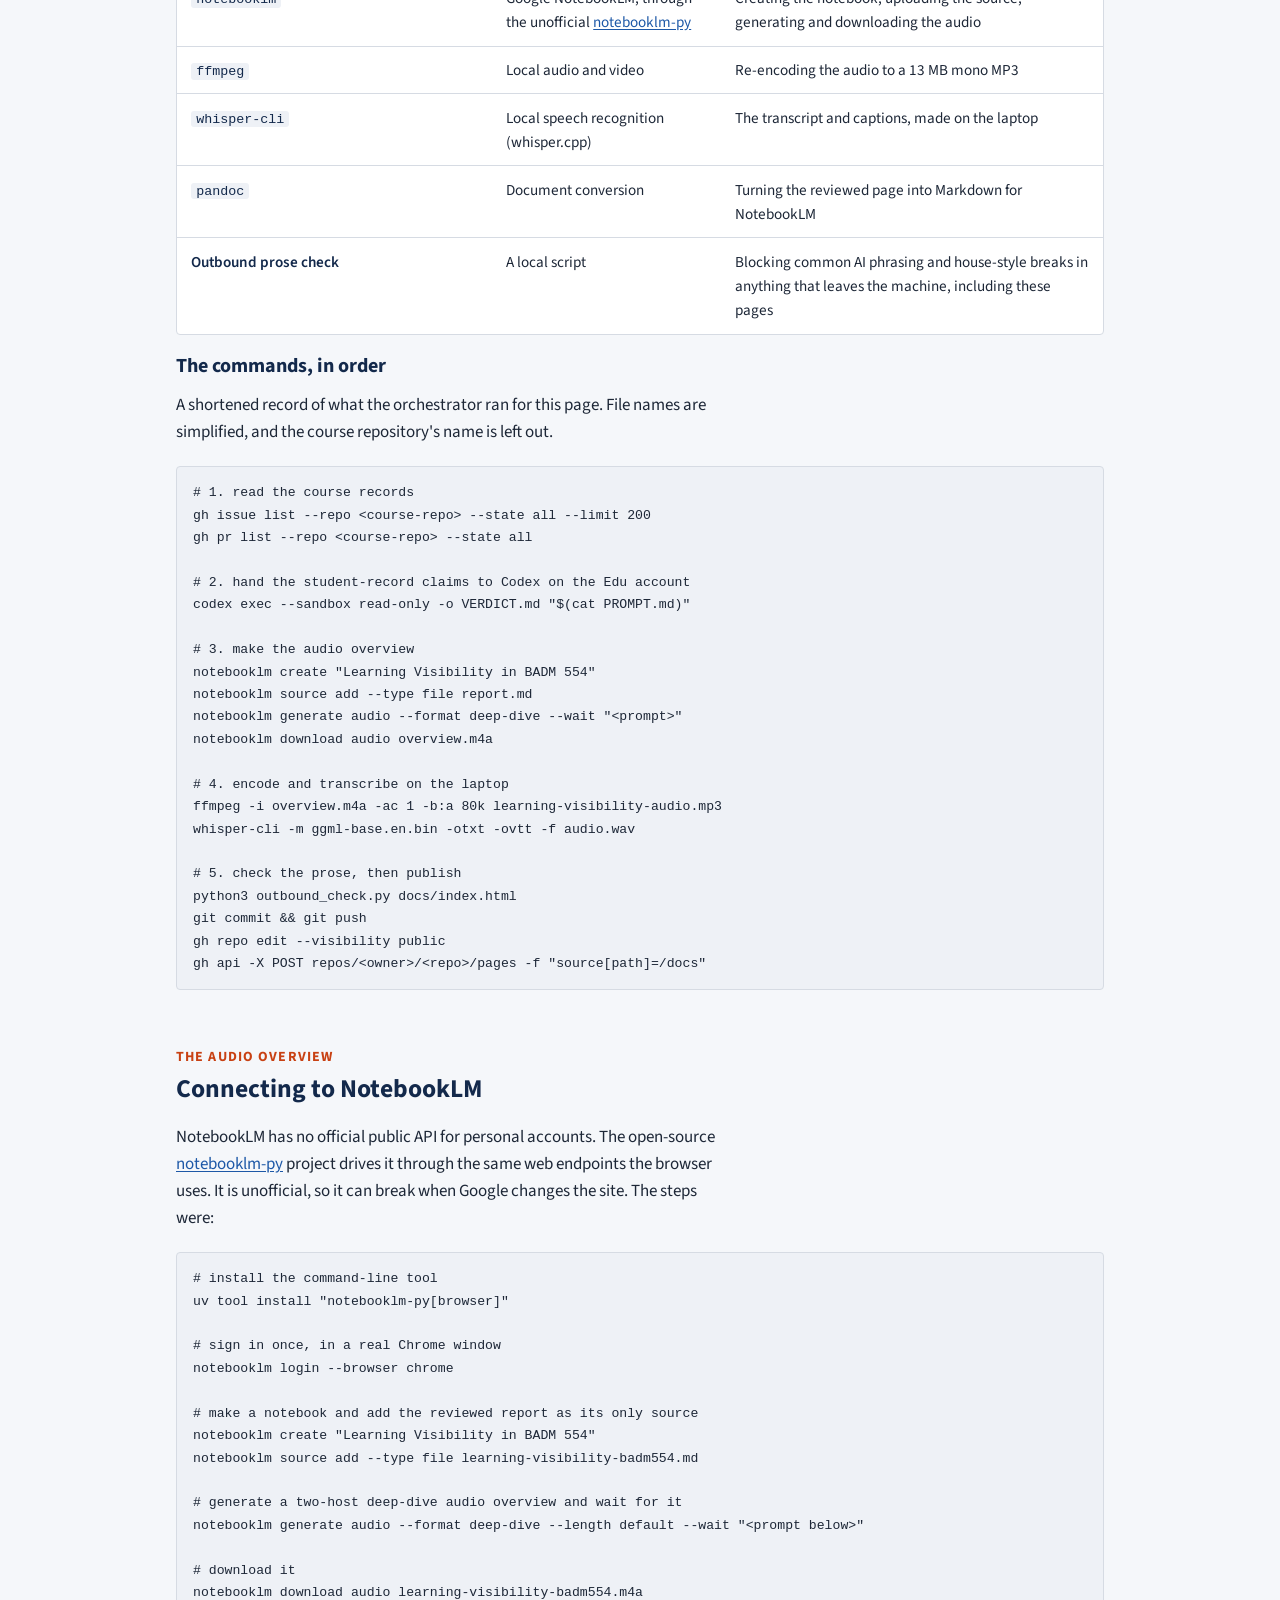
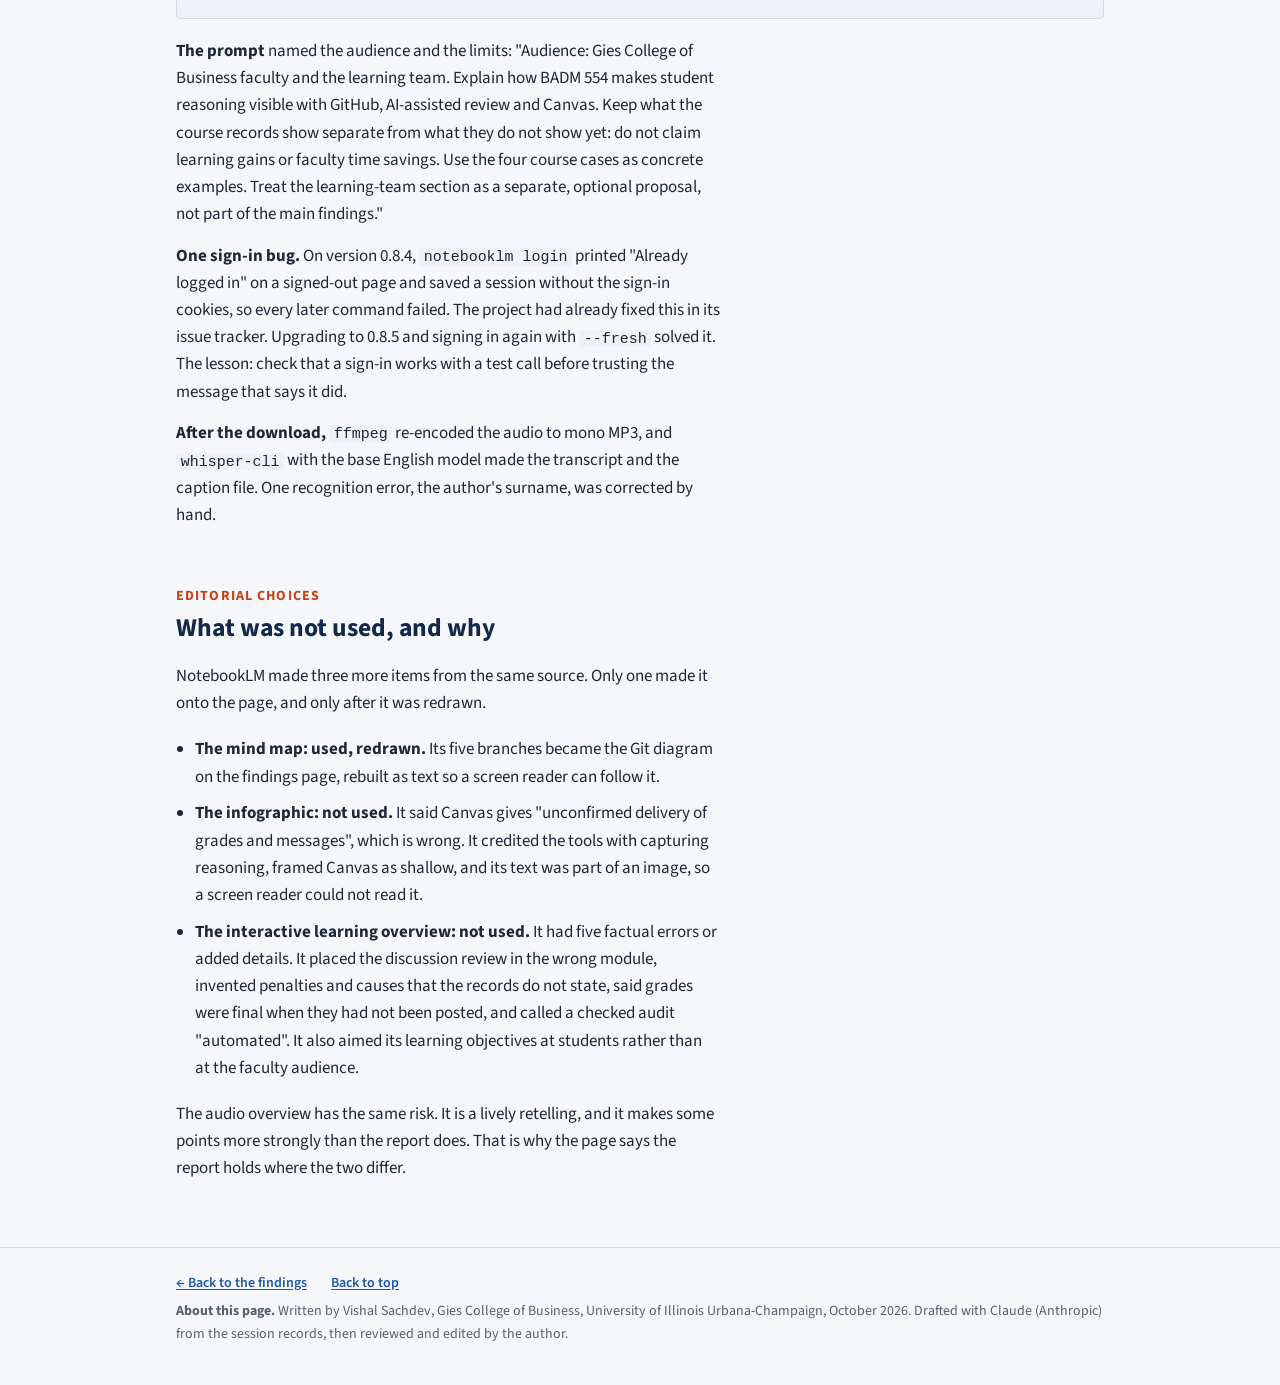
<file: docs/process.html>
<!doctype html>
<html lang="en">
<head>
<meta charset="utf-8">
<meta name="viewport" content="width=device-width, initial-scale=1">
<title>How This Page Was Built</title>
<meta name="description" content="A process note on how the BADM 554 learning visibility page was made in one afternoon: chat sessions, git logs, real course records, privacy protection for student data, command-line access to every tool, and the NotebookLM audio.">
<meta name="author" content="Vishal Sachdev">
<link rel="preconnect" href="https://fonts.googleapis.com">
<link rel="preconnect" href="https://fonts.gstatic.com" crossorigin>
<link rel="stylesheet" href="https://fonts.googleapis.com/css2?family=Source+Sans+3:ital,wght@0,400;0,600;0,700;0,900;1,400&display=swap">
<link rel="stylesheet" href="site.css">
</head>
<body>
<a class="skip" href="#main">Skip to content</a>

<header class="masthead">
  <div class="wrap">
    <p class="eyebrow">Process note &middot; Making Student Reasoning Visible</p>
    <h1>How this page was built</h1>
    <p class="dek">From a voice conversation to a reviewed public page in one afternoon, with student data kept out of every tool that did not need it.</p>
    <p class="byline">Vishal Sachdev <span>&middot; Gies College of Business, University of Illinois Urbana-Champaign &middot; October 2026</span></p>
  </div>
</header>

<nav class="toc" aria-label="Contents">
  <div class="wrap">
    <ul>
      <li><a href="index.html">&larr; The findings</a></li>
      <li><a href="#orchestrator">One orchestrator</a></li>
      <li><a href="#afternoon">The afternoon</a></li>
      <li><a href="#sessions">Chat sessions</a></li>
      <li><a href="#gitlog">Git logs</a></li>
      <li><a href="#records">Course records</a></li>
      <li><a href="#privacy">Privacy protection</a></li>
      <li><a href="#cli">Command-line access</a></li>
      <li><a href="#notebooklm">NotebookLM</a></li>
      <li><a href="#notused">What was not used</a></li>
    </ul>
  </div>
</nav>

<main id="main">
  <div class="wrap">

    <section id="orchestrator" aria-labelledby="orch-title">
      <div class="section-head">
        <p class="eyebrow">The mental model</p>
        <h2 id="orch-title">One orchestrator, many agents, context in files</h2>
      </div>
      <div class="prose">
        <p class="lede">My context lives on my own filesystem, in plain files and git repositories. Any agent can pick it up and work on it. One orchestrator in the terminal sends each job to the agent that fits it.</p>
        <p>This page used four AI tools from three companies (OpenAI, Anthropic and Google), plus media tools that run on the laptop. A desktop app is usually locked into one ecosystem, so it can call only its own models and its own connectors. The command line has no such lock. If a tool has a command-line interface, the orchestrator can run it, read the result from a file and pass it on.</p>
      </div>

      <figure class="orch" aria-labelledby="orch-cap">
        <ul class="agents left" aria-label="Agents and tools, part 1">
          <li class="node"><span class="who">OpenAI &middot; voice</span><h3>ChatGPT</h3><p>Drafted the report in a conversation and committed it to the repository as a handoff note.</p></li>
          <li class="node"><span class="who">OpenAI &middot; university Edu account</span><h3>Codex Edu</h3><p><code>codex exec --sandbox read-only</code> Read the student records. Returned verdicts only.</p></li>
          <li class="node"><span class="who">GitHub</span><h3>Repositories and issues</h3><p><code>gh issue list</code>, <code>gh api</code> Counted records, read receipts, published the site.</p></li>
        </ul>
        <div class="core">
          <div class="node conductor"><span class="who">Orchestrator</span><h3>Claude Code in the terminal</h3><p>Plans the work, runs each tool, reads what comes back and checks it. One session per repository, side by side in Herdr.</p></div>
          <p class="link" aria-hidden="true">reads and writes</p>
          <div class="node files"><span class="who">Shared context</span><h3>The filesystem</h3><p>Git repositories, Markdown notes, handoff inboxes, transcripts and audio. Every agent reads from here and writes back here, so nothing is trapped inside one app.</p></div>
        </div>
        <ul class="agents right" aria-label="Agents and tools, part 2">
          <li class="node"><span class="who">Canvas LMS &middot; open-source connector by the author</span><h3>Canvas</h3><p><code>Canvas MCP</code> Submissions, discussions, messages and grades for the course work.</p></li>
          <li class="node"><span class="who">Google &middot; unofficial command line</span><h3>NotebookLM</h3><p><code>notebooklm generate audio</code> Made the audio overview from the reviewed report.</p></li>
          <li class="node"><span class="who">On the laptop</span><h3>Media tools</h3><p><code>ffmpeg</code>, <code>whisper-cli</code> Re-encoded the audio and wrote the transcript, with no upload.</p></li>
        </ul>
        <figcaption id="orch-cap" class="note" style="grid-column:1/-1;margin-top:0.75rem">The orchestrator sits between the shared files and six kinds of agent or tool. Each tool is named by the command the orchestrator ran.</figcaption>
      </figure>

      <div class="lockin">
        <div class="yes"><h3>What the command line allows</h3><ul><li>Mix models and companies in one task.</li><li>Send student data to the one tool approved for it, and keep it away from the rest.</li><li>Keep a record of every call, because each step is a command and a file.</li><li>Change the agent later without moving the context.</li></ul></div>
        <div class="no"><h3>What a single desktop app usually allows</h3><ul><li>Its own models and its own connectors.</li><li>Context stored inside the app, in its own format.</li><li>Handoffs by copy and paste.</li><li>Rules about data enforced by the vendor, not by you.</li></ul></div>
      </div>
    </section>

    <section id="afternoon" aria-labelledby="afternoon-title">
      <div class="section-head">
        <p class="eyebrow">Overview</p>
        <h2 id="afternoon-title">The afternoon of October 25, 2026</h2>
      </div>
      <div class="prose">
        <p>The page was made in about four hours. Each step left a record: a commit, a session log or a saved file. The times below are US Central.</p>
      </div>
      <ol class="timeline">
        <li><time>11:24 AM</time><p>A voice conversation with ChatGPT produced a draft report on learning visibility in BADM 554 and a separate add-on for the learning team. Both drafts were committed to the program repository as handoff notes.</p></li>
        <li><time>~2:30 PM</time><p>A Claude Code session reviewed the draft. It checked the claims against program documents, the Canvas help pages and the Canvas MCP README, and recounted the repository records.</p></li>
        <li><time>2:49 PM</time><p>Codex, signed in to the university's ChatGPT Edu account, checked the 11 claims that rest on student records. It returned de-identified verdicts only.</p></li>
        <li><time>~2:52 PM</time><p>A private reader version of the reviewed report was published for the author.</p></li>
        <li><time>2:58 PM</time><p>The handoff notes were closed. A cleanup request went to the course repository.</p></li>
        <li><time>3:00 PM</time><p>The reviewed report went to Google NotebookLM as the only source of a new notebook. The audio overview was ready at 3:08 PM.</p></li>
        <li><time>3:34 PM</time><p>The audio was re-encoded and transcribed on the laptop, and the transcript was scanned for student identifiers.</p></li>
        <li><time>3:37 PM</time><p>This repository was created with the plan, the context and the audio. The two pages were built after that and reviewed before publication.</p></li>
      </ol>
    </section>

    <section id="sessions" aria-labelledby="sessions-title">
      <div class="section-head">
        <p class="eyebrow">Who did what</p>
        <h2 id="sessions-title">Chat sessions</h2>
      </div>
      <div class="prose">
        <p><strong>The draft came from a conversation.</strong> I talked the report through with ChatGPT in voice mode. That assistant (I call it Jev) wrote the draft and the learning-team add-on, then committed both to the program repository as handoff notes for a coding agent to pick up. A conversation is a fast way to get the argument down. It is not a way to check it.</p>
        <p><strong>The review was a separate session.</strong> A Claude Code session, running in the terminal inside the program repository, picked up the handoff. It read the program's design documents, the Canvas help pages and the Canvas MCP README against the draft's claims. It recounted the issue and pull request counts. It handed every claim about student work to Codex Edu (see below) and published a private reader version. I asked for a page to share with people; it built this site from the reviewed text.</p>
        <p><strong>Each repository has its own session.</strong> I run these agents in Herdr, a terminal workspace manager for coding agents. Each repository gets one workspace and one long-running session: one for the program, one for each course section, one for this site. When one session needs work done in another repository, it writes a short handoff note into that repository's inbox folder instead of editing files it does not own. The cleanup request for the course repository went that way. The session that owns the repository decides when to act on it.</p>
      </div>
    </section>

    <section id="gitlog" aria-labelledby="gitlog-title">
      <div class="section-head">
        <p class="eyebrow">The paper trail</p>
        <h2 id="gitlog-title">Git logs</h2>
      </div>
      <div class="prose">
        <p>Three repositories carry the trail. The program and course repositories are private, so the commits are listed here without links. Times are US Central.</p>
      </div>
      <div class="table-scroll" role="region" aria-label="Commit trail" tabindex="0">
        <table>
          <thead><tr><th scope="col">Commit</th><th scope="col">Repository</th><th scope="col">Time</th><th scope="col">What it recorded</th></tr></thead>
          <tbody>
            <tr><td><code>dec7e011</code></td><td>Program (private)</td><td>11:24 AM</td><td>The draft report on learning visibility, added to the agent inbox</td></tr>
            <tr><td><code>19506437</code></td><td>Program (private)</td><td>11:24 AM</td><td>The separate learning-team add-on, added to the agent inbox</td></tr>
            <tr><td><code>f1348728</code></td><td>Program (private)</td><td>2:58 PM</td><td>Both inbox items closed after review</td></tr>
            <tr><td><code>31ec7116</code></td><td>Course (private)</td><td>2:58 PM</td><td>A cross-link to the reviewed report, and a request to remove student first names from a planning document</td></tr>
            <tr><td><code>5767f469</code></td><td>Program (private)</td><td>3:08 PM</td><td>The NotebookLM audio overview recorded in the review notes</td></tr>
            <tr><td><code>ab67831</code></td><td>This site</td><td>3:37 PM</td><td>The approved plan, the context and the audio moved into a new repository</td></tr>
          </tbody>
        </table>
      </div>
      <p class="note">Later commits, including the build of these two pages, are in <a href="https://github.com/vishalsachdev/badm554-learning-visibility/commits/main">this site's public history</a>. Each commit made by an agent names the session that made it.</p>
    </section>

    <section id="records" aria-labelledby="records-title">
      <div class="section-head">
        <p class="eyebrow">The evidence base</p>
        <h2 id="records-title">Real course records</h2>
      </div>
      <div class="prose">
        <p>The findings rest on records the course already keeps, not on data collected for this page. BADM 554 runs its operations in a GitHub repository. When the instructor and the AI tools check student work, send messages or enter grades, the work is planned in an issue, and the result is posted back to the issue as a receipt: what was checked, what was sent, what was confirmed in Canvas, and what failed.</p>
        <p>The review screened all 51 issues and 27 pull requests in the course repository and read the full discussion on 12 issues. It also looked at 33 issues in the SQL tutor project and 25 in the course textbook. The four cases on the findings page come from those receipts. They are described in words, with class-level counts only, and the smallest counts are softened so that no student can be picked out.</p>
        <p>The records were not re-tested live. A receipt says what the tool reported at the time. It is good evidence that a step happened, and weaker evidence that it worked as intended.</p>
      </div>
    </section>

    <section id="privacy" aria-labelledby="privacy-title">
      <div class="section-head">
        <p class="eyebrow">Student data</p>
        <h2 id="privacy-title">Privacy protection with Codex Edu</h2>
      </div>
      <div class="prose">
        <p>My rule is that student data (submissions, rosters, grades, issue comments that mention students) goes only to Codex signed in to the university's ChatGPT Edu account. Other AI tools get de-identified output, aggregates or a file path.</p>
      </div>
      <ol class="steps">
        <li><strong>Claude wrote the questions, not the answers</strong><p>The review session drew 11 checkable claims from the draft. It wrote a prompt that asked Codex to judge each claim against its source and to report any student identifiers it found, without quoting them.</p></li>
        <li><strong>Codex Edu read the sources</strong><p>Codex ran in a read-only sandbox on copies of six course issues, two SQL tutor issues, two audit notes and the dashboard plan.</p></li>
        <li><strong>Claude saw verdicts only</strong><p>The result: 10 claims supported and 1 partly supported, because one warning came from a different audit note than the draft said. Claude never read the raw sources.</p></li>
        <li><strong>The raw copies were deleted</strong><p>After the check, the copies were removed. The prompt and the de-identified verdicts are kept with this site's working files.</p></li>
        <li><strong>The check found identifiers to clean up</strong><p>Two sources held student identifiers: one GitHub username in an issue thread, and student first names in a planning document. Neither reached this page. A cleanup request for the planning document went to the course repository.</p></li>
      </ol>
      <div class="callout"><p>The gap, stated honestly: the first draft was written on a ChatGPT Pro account, not the Edu account, and that conversation had read some of the same sources. The Codex Edu check closed the gap for the review. It did not close it for the draft.</p></div>
      <div class="prose">
        <p>The audio transcript was also scanned for names and issue numbers before publication. It holds none, apart from the author's name.</p>
      </div>
    </section>

    <section id="cli" aria-labelledby="cli-title">
      <div class="section-head">
        <p class="eyebrow">How the agents reach things</p>
        <h2 id="cli-title">Command-line access to everything</h2>
      </div>
      <div class="prose">
        <p>An agent can only check what it can reach. Every system in this project has a command-line or protocol interface, so one terminal session could read the course repository, query Canvas, hand student data to Codex Edu, drive NotebookLM and process the audio, all with a record of each call.</p>
      </div>
      <div class="table-scroll" role="region" aria-label="Tools and what they reach" tabindex="0">
        <table>
          <thead><tr><th scope="col">Tool</th><th scope="col">What it reaches</th><th scope="col">Used here for</th></tr></thead>
          <tbody>
            <tr><td><code>gh</code></td><td>GitHub</td><td>Counting issues and pull requests, reading receipts, checking which repositories are public</td></tr>
            <tr><td><a href="https://github.com/vishalsachdev/canvas-mcp">Canvas MCP</a></td><td>Canvas, through the Model Context Protocol</td><td>The course work described on the findings page: reading submissions and discussions, sending messages, entering grades</td></tr>
            <tr><td><code>codex</code></td><td>Codex on the university ChatGPT Edu account</td><td>Every step that needed to read student data</td></tr>
            <tr><td><code>notebooklm</code></td><td>Google NotebookLM, through the unofficial <a href="https://github.com/teng-lin/notebooklm-py">notebooklm-py</a></td><td>Creating the notebook, uploading the source, generating and downloading the audio</td></tr>
            <tr><td><code>ffmpeg</code></td><td>Local audio and video</td><td>Re-encoding the audio to a 13 MB mono MP3</td></tr>
            <tr><td><code>whisper-cli</code></td><td>Local speech recognition (whisper.cpp)</td><td>The transcript and captions, made on the laptop</td></tr>
            <tr><td><code>pandoc</code></td><td>Document conversion</td><td>Turning the reviewed page into Markdown for NotebookLM</td></tr>
            <tr><td>Outbound prose check</td><td>A local script</td><td>Blocking common AI phrasing and house-style breaks in anything that leaves the machine, including these pages</td></tr>
          </tbody>
        </table>
      </div>
      <div class="prose">
        <h3>The commands, in order</h3>
        <p>A shortened record of what the orchestrator ran for this page. File names are simplified, and the course repository's name is left out.</p>
      </div>
<pre><code># 1. read the course records
gh issue list --repo &lt;course-repo&gt; --state all --limit 200
gh pr list --repo &lt;course-repo&gt; --state all

# 2. hand the student-record claims to Codex on the Edu account
codex exec --sandbox read-only -o VERDICT.md "$(cat PROMPT.md)"

# 3. make the audio overview
notebooklm create "Learning Visibility in BADM 554"
notebooklm source add --type file report.md
notebooklm generate audio --format deep-dive --wait "&lt;prompt&gt;"
notebooklm download audio overview.m4a

# 4. encode and transcribe on the laptop
ffmpeg -i overview.m4a -ac 1 -b:a 80k learning-visibility-audio.mp3
whisper-cli -m ggml-base.en.bin -otxt -ovtt -f audio.wav

# 5. check the prose, then publish
python3 outbound_check.py docs/index.html
git commit &amp;&amp; git push
gh repo edit --visibility public
gh api -X POST repos/&lt;owner&gt;/&lt;repo&gt;/pages -f "source[path]=/docs"</code></pre>
    </section>

    <section id="notebooklm" aria-labelledby="nlm-title">
      <div class="section-head">
        <p class="eyebrow">The audio overview</p>
        <h2 id="nlm-title">Connecting to NotebookLM</h2>
      </div>
      <div class="prose">
        <p>NotebookLM has no official public API for personal accounts. The open-source <a href="https://github.com/teng-lin/notebooklm-py">notebooklm-py</a> project drives it through the same web endpoints the browser uses. It is unofficial, so it can break when Google changes the site. The steps were:</p>
      </div>
<pre><code># install the command-line tool
uv tool install "notebooklm-py[browser]"

# sign in once, in a real Chrome window
notebooklm login --browser chrome

# make a notebook and add the reviewed report as its only source
notebooklm create "Learning Visibility in BADM 554"
notebooklm source add --type file learning-visibility-badm554.md

# generate a two-host deep-dive audio overview and wait for it
notebooklm generate audio --format deep-dive --length default --wait "&lt;prompt below&gt;"

# download it
notebooklm download audio learning-visibility-badm554.m4a</code></pre>
      <div class="prose">
        <p><strong>The prompt</strong> named the audience and the limits: "Audience: Gies College of Business faculty and the learning team. Explain how BADM 554 makes student reasoning visible with GitHub, AI-assisted review and Canvas. Keep what the course records show separate from what they do not show yet: do not claim learning gains or faculty time savings. Use the four course cases as concrete examples. Treat the learning-team section as a separate, optional proposal, not part of the main findings."</p>
        <p><strong>One sign-in bug.</strong> On version 0.8.4, <code>notebooklm login</code> printed "Already logged in" on a signed-out page and saved a session without the sign-in cookies, so every later command failed. The project had already fixed this in its issue tracker. Upgrading to 0.8.5 and signing in again with <code>--fresh</code> solved it. The lesson: check that a sign-in works with a test call before trusting the message that says it did.</p>
        <p><strong>After the download,</strong> <code>ffmpeg</code> re-encoded the audio to mono MP3, and <code>whisper-cli</code> with the base English model made the transcript and the caption file. One recognition error, the author's surname, was corrected by hand.</p>
      </div>
    </section>

    <section id="notused" aria-labelledby="notused-title">
      <div class="section-head">
        <p class="eyebrow">Editorial choices</p>
        <h2 id="notused-title">What was not used, and why</h2>
      </div>
      <div class="prose">
        <p>NotebookLM made three more items from the same source. Only one made it onto the page, and only after it was redrawn.</p>
      </div>
      <ul class="plain">
        <li><strong>The mind map: used, redrawn.</strong> Its five branches became the Git diagram on the findings page, rebuilt as text so a screen reader can follow it.</li>
        <li><strong>The infographic: not used.</strong> It said Canvas gives "unconfirmed delivery of grades and messages", which is wrong. It credited the tools with capturing reasoning, framed Canvas as shallow, and its text was part of an image, so a screen reader could not read it.</li>
        <li><strong>The interactive learning overview: not used.</strong> It had five factual errors or added details. It placed the discussion review in the wrong module, invented penalties and causes that the records do not state, said grades were final when they had not been posted, and called a checked audit "automated". It also aimed its learning objectives at students rather than at the faculty audience.</li>
      </ul>
      <div class="prose">
        <p>The audio overview has the same risk. It is a lively retelling, and it makes some points more strongly than the report does. That is why the page says the report holds where the two differ.</p>
      </div>
    </section>

  </div>
</main>

<footer class="colophon">
  <div class="wrap">
    <p class="pagenav"><a href="index.html">&larr; Back to the findings</a><a href="#main">Back to top</a></p>
    <p><strong>About this page.</strong> Written by Vishal Sachdev, Gies College of Business, University of Illinois Urbana-Champaign, October 2026. Drafted with Claude (Anthropic) from the session records, then reviewed and edited by the author.</p>
  </div>
</footer>
</body>
</html>
</file>
<file: docs/site.css>
/* Layout: a single reading column on a cool neutral page, an Illini Blue masthead, and one full Illini Orange field for the bottom line. Cases sit in a two-column grid that stacks on phones. */
:root {
  --bg: #f5f7fa;
  --surface: #ffffff;
  --ink: #13294B;          /* Illini Blue: headings, structure */
  --text: #1d2737;
  --muted: #566070;
  --rule: #d6dbe3;
  --accent: #C84113;       /* Altgeld Orange: orange text on light grounds */
  --field: #FF5F05;        /* Illini Orange: fields only */
  --field-ink: #13294B;    /* type on the orange field */
  --band: #13294B;
  --band-ink: #ffffff;
  --band-muted: #C8C6C7;
  --chip-bg: #eef1f6;
  --link: #1D58A7;
  --font: "Source Sans 3", "Source Sans Pro", "Segoe UI", system-ui, -apple-system, sans-serif;
  --measure: 68ch;
  --step--1: 0.875rem;
  --step-0: 1.0625rem;
  --step-1: 1.25rem;
  --step-2: 1.6rem;
  --step-3: clamp(2rem, 5vw, 2.9rem);
}
@media (prefers-color-scheme: dark) {
  :root:not([data-theme="light"]) {
    --bg: #0b1628; --surface: #13294B; --ink: #ffffff; --text: #e4e8ef; --muted: #b9c0cc;
    --rule: #2b4168; --accent: #FF5F05; --field: #FF5F05; --field-ink: #13294B;
    --band: #13294B; --band-ink: #ffffff; --band-muted: #C8C6C7; --chip-bg: #1c3459; --link: #7fc4ec;
    color-scheme: dark;
  }
}
:root[data-theme="dark"] {
  --bg: #0b1628; --surface: #13294B; --ink: #ffffff; --text: #e4e8ef; --muted: #b9c0cc;
  --rule: #2b4168; --accent: #FF5F05; --field: #FF5F05; --field-ink: #13294B;
  --band: #13294B; --band-ink: #ffffff; --band-muted: #C8C6C7; --chip-bg: #1c3459; --link: #7fc4ec;
  color-scheme: dark;
}

* { box-sizing: border-box; }
body { background: var(--bg); color: var(--text); font-family: var(--font); font-size: var(--step-0); line-height: 1.6; }
a { color: var(--link); text-underline-offset: 2px; }
a:focus-visible, button:focus-visible { outline: 3px solid var(--field); outline-offset: 2px; border-radius: 2px; }
h1, h2, h3 { color: var(--ink); line-height: 1.2; text-wrap: balance; margin: 0; }
h2 { font-size: var(--step-2); font-weight: 700; }
h3 { font-size: var(--step-1); font-weight: 700; }
p { margin: 0; }
.wrap { max-width: 60rem; margin: 0 auto; padding-left: max(16px, env(safe-area-inset-left, 0px)); padding-right: max(16px, env(safe-area-inset-right, 0px)); }
.prose { max-width: var(--measure); display: grid; gap: 0.9rem; }
.eyebrow { font-size: var(--step--1); font-weight: 700; letter-spacing: 0.08em; text-transform: uppercase; }
sup.ref { font-size: 0.7em; line-height: 0; margin-left: 1px; }
sup.ref a { text-decoration: none; font-weight: 600; }

/* Masthead */
.masthead { background: var(--band); color: var(--band-ink); border-bottom: 6px solid var(--field); }
.masthead .wrap { padding-block: 2.5rem 2rem; display: grid; gap: 0.9rem; }
.masthead .eyebrow { color: var(--field); }
.masthead h1 { color: var(--band-ink); font-size: var(--step-3); font-weight: 900; letter-spacing: -0.01em; }
.masthead .dek { color: var(--band-ink); font-size: var(--step-1); max-width: 46ch; }
.masthead .meta { color: var(--band-muted); font-size: var(--step--1); }

/* Contents */
nav.toc { border-bottom: 1px solid var(--rule); background: var(--surface); }
nav.toc ul { list-style: none; margin: 0; padding: 0.75rem 0; display: flex; flex-wrap: wrap; gap: 0.35rem 1.2rem; font-size: var(--step--1); font-weight: 600; }
nav.toc a { color: var(--ink); text-decoration: none; }
nav.toc a:hover { color: var(--accent); text-decoration: underline; }

main .wrap { display: grid; gap: 3.5rem; padding-block: 2.5rem 4rem; }
section { display: grid; gap: 1.2rem; scroll-margin-top: 1rem; }
.section-head { display: grid; gap: 0.35rem; }
.section-head .eyebrow { color: var(--accent); }

/* Bottom line on the orange field */
.bottom-line { background: var(--field); color: var(--field-ink); border-radius: 4px; padding: 1.75rem clamp(1.1rem, 4vw, 2.25rem); display: grid; gap: 1rem; }
.bottom-line h2 { color: var(--field-ink); font-size: var(--step-2); font-weight: 900; }
.bottom-line ul { margin: 0; padding-left: 1.2rem; display: grid; gap: 0.6rem; max-width: var(--measure); }
.bottom-line li { font-size: var(--step-0); }
.bottom-line strong { font-weight: 700; }

/* Evidence labels */
.labels { display: grid; gap: 0.6rem; }
.label-row { display: flex; flex-wrap: wrap; gap: 0.5rem 1rem; align-items: baseline; }
.chip { display: inline-block; font-size: 0.78rem; font-weight: 700; letter-spacing: 0.04em; text-transform: uppercase; padding: 0.1rem 0.5rem; border-radius: 3px; border: 1.5px solid var(--ink); color: var(--ink); background: var(--chip-bg); white-space: nowrap; }
.chip.proposed { border-style: dashed; background: transparent; }
.chip.interp { border-color: var(--accent); color: var(--accent); background: transparent; }
.chip.section-tag { border-color: var(--rule); background: transparent; color: var(--muted); }

/* Framework questions */
ol.questions { list-style: none; margin: 0; padding: 0; display: grid; grid-template-columns: repeat(auto-fit, minmax(10.5rem, 1fr)); gap: 0.75rem; counter-reset: q; }
ol.questions li { counter-increment: q; background: var(--surface); border-top: 3px solid var(--ink); padding: 0.9rem 0.9rem 1rem; display: grid; gap: 0.35rem; align-content: start; min-width: 0; }
ol.questions li::before { content: counter(q); font-weight: 900; font-size: var(--step-1); color: var(--accent); line-height: 1; }
ol.questions strong { color: var(--ink); font-size: var(--step-0); line-height: 1.25; }
ol.questions span { font-size: var(--step--1); color: var(--muted); line-height: 1.45; }

/* Cases */
.cases { display: grid; grid-template-columns: repeat(auto-fit, minmax(min(100%, 24rem), 1fr)); gap: 1rem; }
.case { background: var(--surface); border: 1px solid var(--rule); border-radius: 4px; padding: 1.25rem; display: grid; gap: 0.8rem; align-content: start; min-width: 0; }
.case .tags { display: flex; flex-wrap: wrap; gap: 0.4rem; }
.case p { font-size: 0.98rem; }
.case dl { margin: 0; display: grid; gap: 0.6rem; border-top: 1px solid var(--rule); padding-top: 0.8rem; }
.case dt { font-size: var(--step--1); font-weight: 700; letter-spacing: 0.06em; text-transform: uppercase; color: var(--ink); }
.case dt.not { color: var(--accent); }
.case dd { margin: 0.1rem 0 0; font-size: 0.95rem; }
.case .src { font-size: var(--step--1); color: var(--muted); }

/* Workflow steps */
ol.steps { list-style: none; margin: 0; padding: 0; display: grid; gap: 0; counter-reset: s; max-width: var(--measure); }
ol.steps li { counter-increment: s; display: grid; grid-template-columns: 2.4rem 1fr; gap: 0 0.9rem; padding: 0.9rem 0; border-top: 1px solid var(--rule); }
ol.steps li:last-child { border-bottom: 1px solid var(--rule); }
ol.steps li::before { content: counter(s); grid-row: span 2; font-size: var(--step-2); font-weight: 900; color: var(--accent); line-height: 1; }
ol.steps strong { color: var(--ink); }
ol.steps p { font-size: 0.98rem; min-width: 0; }

/* Tables */
.table-scroll { overflow-x: auto; border: 1px solid var(--rule); border-radius: 4px; background: var(--surface); }
table { border-collapse: collapse; width: 100%; min-width: 34rem; font-size: 0.95rem; }
th, td { text-align: left; vertical-align: top; padding: 0.7rem 0.9rem; border-bottom: 1px solid var(--rule); }
thead th { font-size: var(--step--1); letter-spacing: 0.05em; text-transform: uppercase; color: var(--ink); background: var(--chip-bg); }
tbody tr:last-child td { border-bottom: 0; }
td:first-child { font-weight: 600; color: var(--ink); width: 34%; }

.note { font-size: var(--step--1); color: var(--muted); max-width: var(--measure); }
.callout { border-left: 4px solid var(--ink); padding: 0.2rem 0 0.2rem 1rem; max-width: var(--measure); }
.callout p { font-size: var(--step-1); color: var(--ink); font-weight: 600; line-height: 1.4; }
ul.plain { margin: 0; padding-left: 1.2rem; display: grid; gap: 0.6rem; max-width: var(--measure); }

/* Add-on: set apart as a separate document */
.addon { border-top: 6px double var(--rule); padding-top: 2.5rem; }
.addon-head { background: var(--surface); border: 1px dashed var(--muted); border-radius: 4px; padding: 1rem 1.2rem; display: grid; gap: 0.4rem; max-width: var(--measure); }
.phases { display: grid; grid-template-columns: repeat(auto-fit, minmax(min(100%, 15rem), 1fr)); gap: 0.75rem; }
.phase { background: var(--surface); border-top: 3px solid var(--field); padding: 0.9rem 1rem 1rem; display: grid; gap: 0.4rem; align-content: start; min-width: 0; }
.phase h4 { margin: 0; color: var(--ink); font-size: var(--step-0); }
.phase p { font-size: 0.95rem; }

/* Sources */
ol.sources { margin: 0; padding-left: 1.8rem; display: grid; gap: 0.35rem; font-size: 0.95rem; max-width: var(--measure); }
ol.sources li { padding-left: 0.2rem; overflow-wrap: anywhere; }
.access { font-size: 0.78rem; color: var(--muted); white-space: nowrap; }
footer.colophon { border-top: 1px solid var(--rule); }
footer.colophon .wrap { padding-block: 1.5rem 2.5rem; font-size: var(--step--1); color: var(--muted); display: grid; gap: 0.4rem; }

@media (prefers-reduced-motion: reduce) { * { scroll-behavior: auto !important; } }
@media (min-width: 48rem) { html { scroll-behavior: smooth; } }

/* Additions for the public site */
html { -webkit-text-size-adjust: 100%; }
body { margin: 0; overflow-wrap: break-word; }
.masthead .byline { color: var(--band-ink); font-size: var(--step-0); font-weight: 600; }
.masthead .byline span { font-weight: 400; color: var(--band-muted); }
.skip { position: absolute; left: -999px; top: 0; background: var(--surface); color: var(--ink); padding: 0.5rem 0.8rem; z-index: 10; }
.skip:focus { left: 16px; }

/* Audio */
.listen { background: var(--surface); border: 1px solid var(--rule); border-left: 6px solid var(--field); border-radius: 4px; padding: 1.25rem clamp(1rem, 3vw, 1.5rem); display: grid; gap: 0.8rem; }
.listen audio { width: 100%; max-width: 100%; }
.listen .credit { font-size: var(--step--1); color: var(--muted); }
details { border-top: 1px solid var(--rule); padding-top: 0.6rem; }
details summary { cursor: pointer; font-weight: 600; color: var(--ink); }
details .transcript { max-height: 28rem; overflow-y: auto; margin-top: 0.8rem; padding-right: 0.5rem; display: grid; gap: 0.7rem; font-size: 0.95rem; max-width: var(--measure); }

/* Git concept map: a hub with five branches */
.gitmap { display: grid; gap: 1rem; }
.gitmap .hub { background: var(--band); color: var(--band-ink); border-radius: 4px; padding: 1rem 1.2rem; font-weight: 700; font-size: var(--step-1); line-height: 1.3; max-width: var(--measure); }
.gitmap .hub span { display: block; font-weight: 400; font-size: var(--step--1); color: var(--band-muted); margin-top: 0.3rem; }
.gitmap ul.branches { list-style: none; margin: 0; padding: 0; display: grid; grid-template-columns: repeat(auto-fit, minmax(min(100%, 16rem), 1fr)); gap: 0.75rem; }
.gitmap .branch { background: var(--surface); border: 1px solid var(--rule); border-top: 4px solid var(--field); border-radius: 4px; padding: 0.9rem 1rem 1rem; display: grid; gap: 0.5rem; align-content: start; min-width: 0; }
.gitmap .branch h3 { font-size: var(--step-0); }
.gitmap .branch .model { color: var(--ink); font-weight: 600; font-size: 0.98rem; }
.gitmap .branch ul { margin: 0; padding-left: 1.1rem; display: grid; gap: 0.25rem; font-size: 0.95rem; }

/* Process page */
code, pre { font-family: ui-monospace, "SF Mono", Menlo, Consolas, monospace; font-size: 0.88em; }
code { background: var(--chip-bg); padding: 0.05rem 0.3rem; border-radius: 3px; overflow-wrap: anywhere; }
pre { background: var(--chip-bg); border: 1px solid var(--rule); border-radius: 4px; padding: 0.9rem 1rem; overflow-x: auto; margin: 0; max-width: 100%; line-height: 1.5; }
pre code { background: none; padding: 0; overflow-wrap: normal; }
ol.timeline { list-style: none; margin: 0; padding: 0; display: grid; gap: 0; max-width: var(--measure); }
ol.timeline li { display: grid; grid-template-columns: 6.5rem 1fr; gap: 0 1rem; padding: 0.75rem 0; border-top: 1px solid var(--rule); }
ol.timeline li:last-child { border-bottom: 1px solid var(--rule); }
ol.timeline time { font-weight: 700; color: var(--accent); font-variant-numeric: tabular-nums; }
@media (max-width: 30rem) { ol.timeline li { grid-template-columns: 1fr; gap: 0.2rem; } }
.pagenav { display: flex; flex-wrap: wrap; gap: 0.5rem 1.5rem; font-weight: 600; }
td code { font-weight: 400; }

/* Progressive disclosure: each section is a layer with a one-line takeaway */
.layers { display: grid; gap: 0.75rem; }
details.layer { background: var(--surface); border: 1px solid var(--rule); border-left: 4px solid var(--ink); border-radius: 4px; padding: 0; border-top: 1px solid var(--rule); }
details.layer > summary { list-style: none; cursor: pointer; padding: 1rem 3rem 1rem clamp(1rem, 3vw, 1.4rem); position: relative; display: grid; gap: 0.3rem; }
details.layer > summary::-webkit-details-marker { display: none; }
details.layer > summary::after { content: "+"; position: absolute; right: 1rem; top: 0.9rem; font-size: 1.6rem; font-weight: 700; line-height: 1; color: var(--accent); }
details.layer[open] > summary::after { content: "\2212"; }
details.layer > summary:hover h2 { color: var(--accent); }
details.layer > summary:focus-visible { outline: 3px solid var(--field); outline-offset: 2px; }
details.layer > summary .eyebrow { color: var(--accent); }
details.layer > summary h2 { font-size: var(--step-1); }
details.layer > summary .takeaway { color: var(--text); max-width: var(--measure); }
details.layer > summary .more { font-size: var(--step--1); font-weight: 600; color: var(--link); }
details.layer[open] > summary .more { display: none; }
details.layer > .layer-body { padding: 0.2rem clamp(1rem, 3vw, 1.4rem) 1.4rem; display: grid; gap: 1.2rem; border-top: 1px solid var(--rule); padding-top: 1.2rem; }
details.layer.addon-layer { border-left-color: var(--muted); border-style: dashed; border-left-style: solid; }
.case details { border-top: 1px solid var(--rule); padding-top: 0.6rem; }
.case details summary { font-size: var(--step--1); color: var(--link); }
.case details dl { border-top: 0; padding-top: 0.6rem; }
.lede { font-size: var(--step-1); color: var(--ink); max-width: var(--measure); line-height: 1.45; }
.listen.compact { padding: 1rem clamp(1rem, 3vw, 1.4rem); }
@media print { details.layer > .layer-body { display: grid !important; } }

/* Orchestrator diagram (process page): HTML, not an image, so it reads in order and stacks on phones */
.orch { display: grid; gap: 0.75rem; grid-template-columns: 1fr; }
.orch .core { display: grid; gap: 0.5rem; }
.orch .node { background: var(--surface); border: 1px solid var(--rule); border-radius: 4px; padding: 0.8rem 0.9rem; display: grid; gap: 0.25rem; min-width: 0; }
.orch .node h3 { font-size: var(--step-0); }
.orch .node p { font-size: 0.93rem; }
.orch .node code { font-size: 0.82rem; }
.orch .node .who { font-size: 0.75rem; font-weight: 700; letter-spacing: 0.06em; text-transform: uppercase; color: var(--muted); }
.orch .conductor { background: var(--band); border-color: var(--band); }
.orch .conductor h3, .orch .conductor p { color: var(--band-ink); }
.orch .conductor .who { color: var(--field); }
.orch .conductor code { background: rgba(255,255,255,0.12); color: var(--band-ink); }
.orch .files { border: 2px solid var(--field); }
.orch .files .who { color: var(--accent); }
.orch .agents { list-style: none; margin: 0; padding: 0; display: grid; gap: 0.6rem; }
.orch .agents .node { border-left: 4px solid var(--ink); }
.orch .link { text-align: center; color: var(--accent); font-weight: 700; font-size: var(--step--1); }
@media (min-width: 52rem) {
  .orch { grid-template-columns: 1fr 1.1fr 1fr; align-items: center; gap: 0 1.5rem; }
  .orch .agents .node { position: relative; }
  .orch .agents.left .node::after, .orch .agents.right .node::before { content: ""; position: absolute; top: 50%; width: 1.5rem; border-top: 2px dashed var(--accent); }
  .orch .agents.left .node::after { right: calc(-1.5rem - 1px); }
  .orch .agents.right .node::before { left: calc(-1.5rem - 5px); }
}
.lockin { display: grid; grid-template-columns: repeat(auto-fit, minmax(min(100%, 17rem), 1fr)); gap: 0.75rem; }
.lockin > div { background: var(--surface); border: 1px solid var(--rule); border-radius: 4px; padding: 0.9rem 1rem; display: grid; gap: 0.4rem; align-content: start; }
.lockin > div.yes { border-top: 4px solid var(--field); }
.lockin > div.no { border-top: 4px solid var(--rule); }
.lockin h3 { font-size: var(--step-0); }
.lockin ul { margin: 0; padding-left: 1.1rem; display: grid; gap: 0.25rem; font-size: 0.95rem; }
</file>
